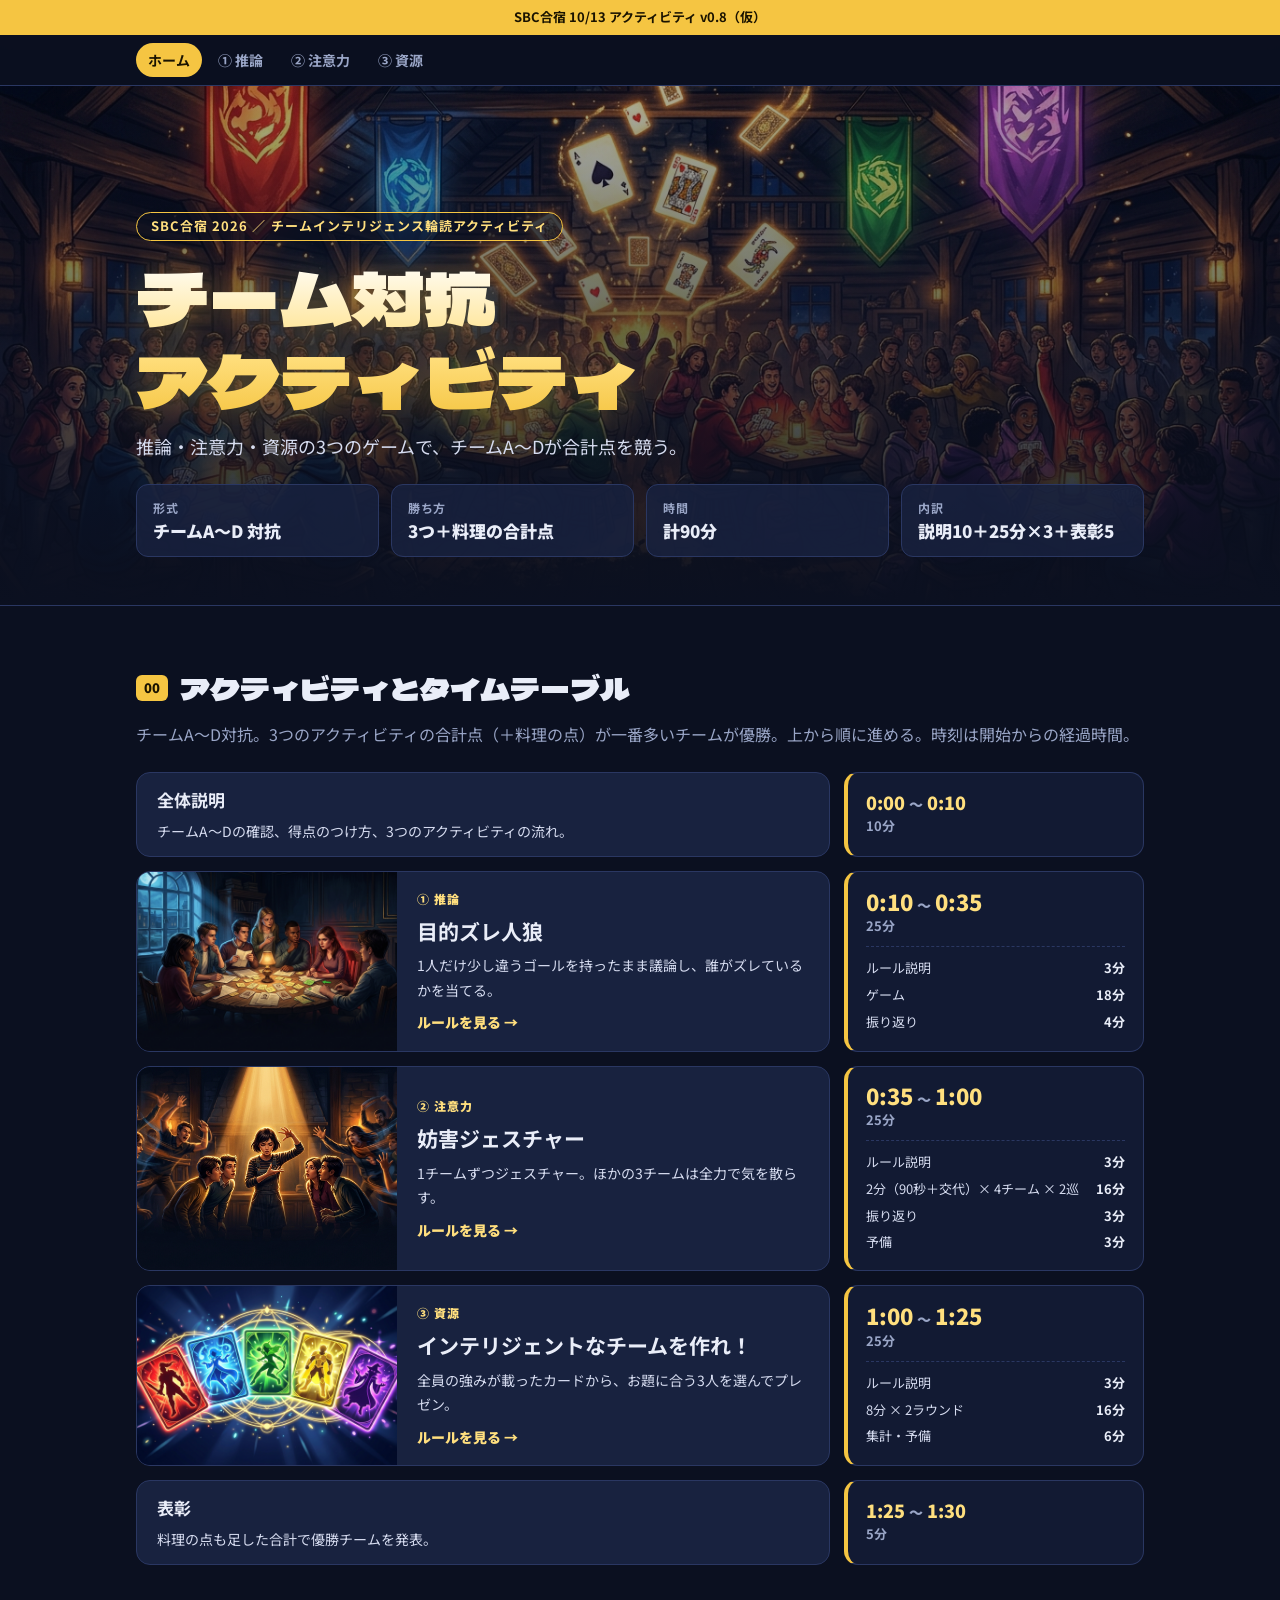
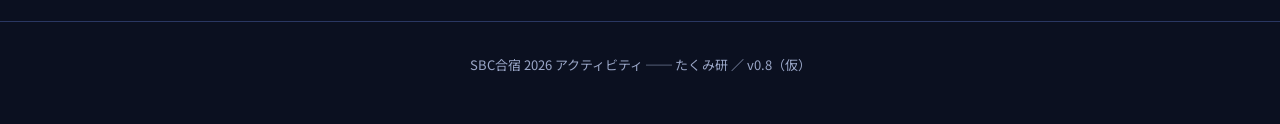
<file: site/index.html>
<!doctype html>
<html lang="ja">
<head>
<meta charset="utf-8">
<meta name="viewport" content="width=device-width, initial-scale=1">
<title>SBC合宿 アクティビティ</title>
<meta name="description" content="SBC合宿 2026 チームインテリジェンス輪読アクティビティ">
<link rel="preconnect" href="https://fonts.googleapis.com">
<link rel="preconnect" href="https://fonts.gstatic.com" crossorigin>
<link href="https://fonts.googleapis.com/css2?family=Dela+Gothic+One&family=Noto+Sans+JP:wght@400;500;700;900&display=swap" rel="stylesheet">
<link rel="stylesheet" href="style.css">
</head>
<body>

<div class="draft-banner">SBC合宿 10/13 アクティビティ v0.8（仮）</div>
<nav class="nav"><div class="wrap"><a href="index.html" class="on">ホーム</a><a href="jinro.html">① 推論</a><a href="gesture.html">② 注意力</a><a href="cards.html">③ 資源</a></div></nav>

<header class="hero">
  <img src="images/home.jpg" alt="">
  <div class="wrap">
    <span class="eyebrow">SBC合宿 2026 ／ チームインテリジェンス輪読アクティビティ</span>
    <h1>チーム対抗<br>アクティビティ</h1>
    <p class="lead">推論・注意力・資源の3つのゲームで、チームA〜Dが合計点を競う。</p>
    <div class="facts"><div class="fact"><div class="k">形式</div><div class="v">チームA〜D 対抗</div></div><div class="fact"><div class="k">勝ち方</div><div class="v">3つ＋料理の合計点</div></div><div class="fact"><div class="k">時間</div><div class="v">計90分</div></div><div class="fact"><div class="k">内訳</div><div class="v">説明10＋25分×3＋表彰5</div></div></div>
  </div>
</header>

<main>
<section id="timetable">
  <div class="wrap">
    <h2><span class="num">00</span>アクティビティとタイムテーブル</h2>
    <p class="sub">チームA〜D対抗。3つのアクティビティの合計点（＋料理の点）が一番多いチームが優勝。上から順に進める。時刻は開始からの経過時間。</p>
    <div class="tt">
      <div class="tt-row mini"><div class="tt-act"><div class="body"><h3>全体説明</h3><p>チームA〜Dの確認、得点のつけ方、3つのアクティビティの流れ。</p></div></div><div class="tt-time"><div class="clock">0:00<small>〜</small>0:10</div><div class="dur">10分</div></div></div>
      <div class="tt-row">
        <a class="tt-act" href="jinro.html"><img src="images/jinro.jpg" alt=""><div class="body"><span class="no">① 推論</span><h3>目的ズレ人狼</h3><p>1人だけ少し違うゴールを持ったまま議論し、誰がズレているかを当てる。</p><span class="go">ルールを見る →</span></div></a>
        <div class="tt-time"><div class="clock">0:10<small>〜</small>0:35</div><div class="dur">25分</div><ul><li><span>ルール説明</span><b>3分</b></li><li><span>ゲーム</span><b>18分</b></li><li><span>振り返り</span><b>4分</b></li></ul></div>
      </div>
      <div class="tt-row">
        <a class="tt-act" href="gesture.html"><img src="images/gesture.jpg" alt=""><div class="body"><span class="no">② 注意力</span><h3>妨害ジェスチャー</h3><p>1チームずつジェスチャー。ほかの3チームは全力で気を散らす。</p><span class="go">ルールを見る →</span></div></a>
        <div class="tt-time"><div class="clock">0:35<small>〜</small>1:00</div><div class="dur">25分</div><ul><li><span>ルール説明</span><b>3分</b></li><li><span>2分（90秒＋交代）× 4チーム × 2巡</span><b>16分</b></li><li><span>振り返り</span><b>3分</b></li><li><span>予備</span><b>3分</b></li></ul></div>
      </div>
      <div class="tt-row">
        <a class="tt-act" href="cards.html"><img src="images/hero.jpg" alt=""><div class="body"><span class="no">③ 資源</span><h3>インテリジェントなチームを作れ！</h3><p>全員の強みが載ったカードから、お題に合う3人を選んでプレゼン。</p><span class="go">ルールを見る →</span></div></a>
        <div class="tt-time"><div class="clock">1:00<small>〜</small>1:25</div><div class="dur">25分</div><ul><li><span>ルール説明</span><b>3分</b></li><li><span>8分 × 2ラウンド</span><b>16分</b></li><li><span>集計・予備</span><b>6分</b></li></ul></div>
      </div>
      <div class="tt-row mini"><div class="tt-act"><div class="body"><h3>表彰</h3><p>料理の点も足した合計で優勝チームを発表。</p></div></div><div class="tt-time"><div class="clock">1:25<small>〜</small>1:30</div><div class="dur">5分</div></div></div>
    </div>
  </div>
</section>


</main>

<footer>SBC合宿 2026 アクティビティ ── たくみ研 ／ v0.8（仮）</footer>
</body>
</html>
</file>
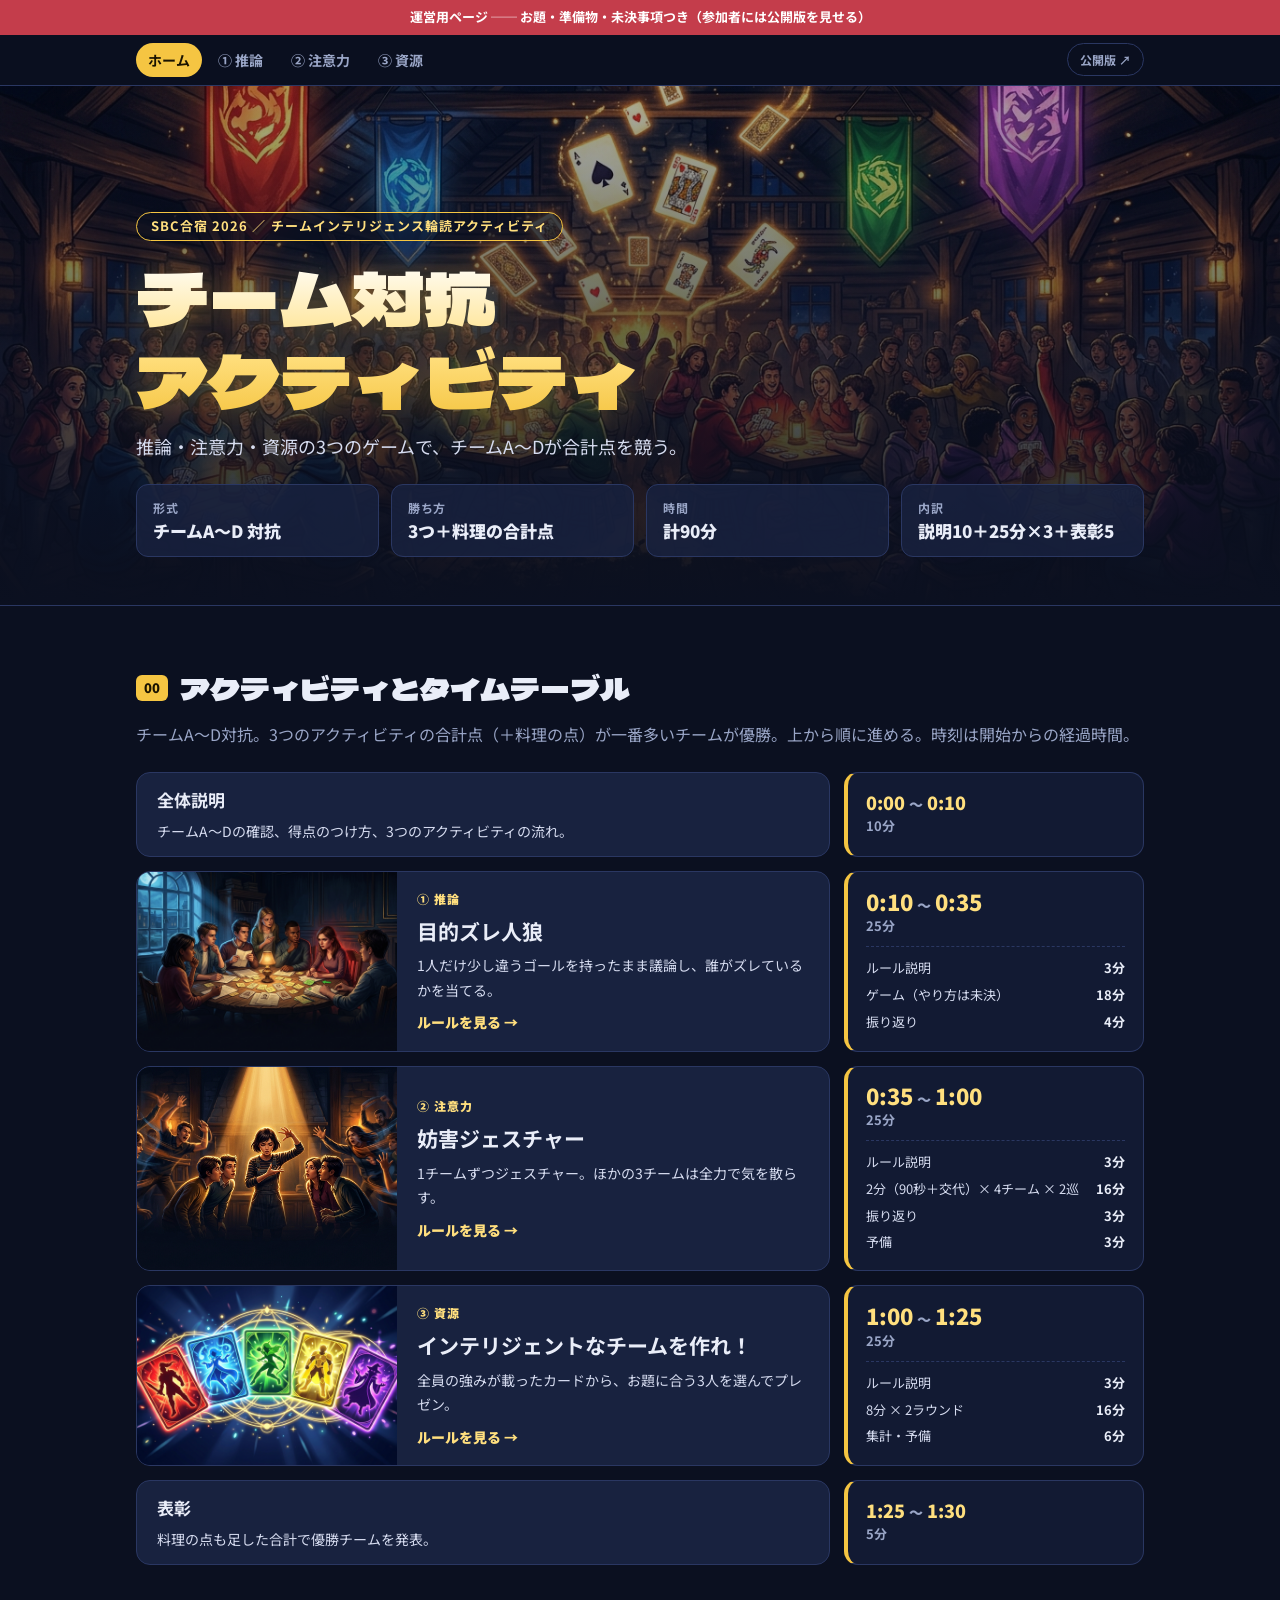
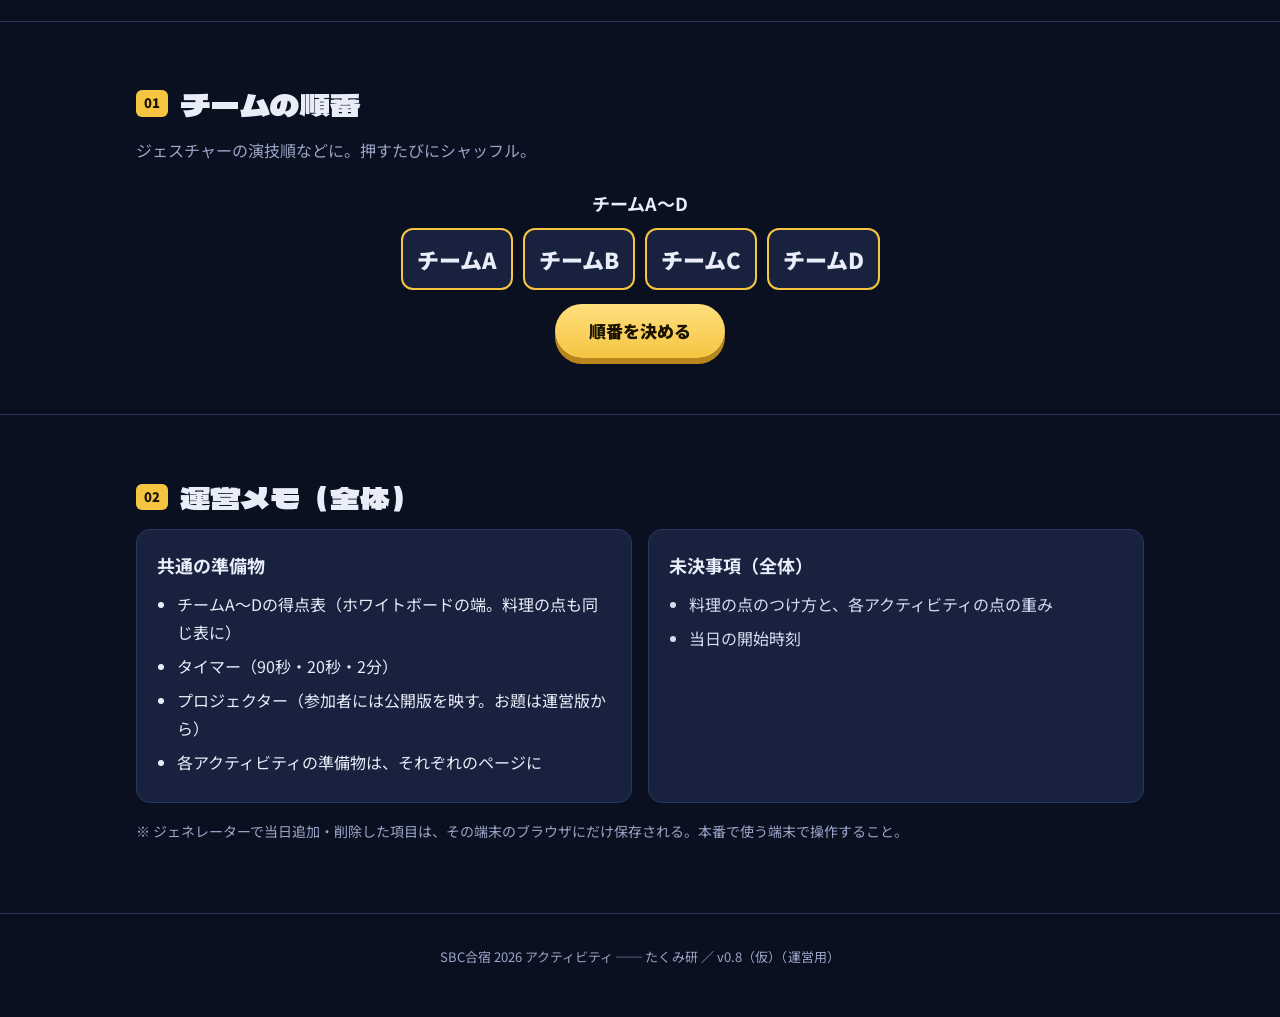
<file: site/staff/index.html>
<!doctype html>
<html lang="ja">
<head>
<meta charset="utf-8">
<meta name="viewport" content="width=device-width, initial-scale=1">
<title>【運営】SBC合宿 アクティビティ</title>
<meta name="description" content="SBC合宿 2026 チームインテリジェンス輪読アクティビティ">
<meta name="robots" content="noindex">
<link rel="preconnect" href="https://fonts.googleapis.com">
<link rel="preconnect" href="https://fonts.gstatic.com" crossorigin>
<link href="https://fonts.googleapis.com/css2?family=Dela+Gothic+One&family=Noto+Sans+JP:wght@400;500;700;900&display=swap" rel="stylesheet">
<link rel="stylesheet" href="../style.css">
</head>
<body>

<div class="draft-banner staff-banner">運営用ページ ── お題・準備物・未決事項つき（参加者には公開版を見せる）</div>
<nav class="nav"><div class="wrap"><a href="index.html" class="on">ホーム</a><a href="jinro.html">① 推論</a><a href="gesture.html">② 注意力</a><a href="cards.html">③ 資源</a><a class="pub" href="../index.html">公開版 ↗</a></div></nav>

<header class="hero">
  <img src="../images/home.jpg" alt="">
  <div class="wrap">
    <span class="eyebrow">SBC合宿 2026 ／ チームインテリジェンス輪読アクティビティ</span>
    <h1>チーム対抗<br>アクティビティ</h1>
    <p class="lead">推論・注意力・資源の3つのゲームで、チームA〜Dが合計点を競う。</p>
    <div class="facts"><div class="fact"><div class="k">形式</div><div class="v">チームA〜D 対抗</div></div><div class="fact"><div class="k">勝ち方</div><div class="v">3つ＋料理の合計点</div></div><div class="fact"><div class="k">時間</div><div class="v">計90分</div></div><div class="fact"><div class="k">内訳</div><div class="v">説明10＋25分×3＋表彰5</div></div></div>
  </div>
</header>

<main>
<section id="timetable">
  <div class="wrap">
    <h2><span class="num">00</span>アクティビティとタイムテーブル</h2>
    <p class="sub">チームA〜D対抗。3つのアクティビティの合計点（＋料理の点）が一番多いチームが優勝。上から順に進める。時刻は開始からの経過時間。</p>
    <div class="tt">
      <div class="tt-row mini"><div class="tt-act"><div class="body"><h3>全体説明</h3><p>チームA〜Dの確認、得点のつけ方、3つのアクティビティの流れ。</p></div></div><div class="tt-time"><div class="clock">0:00<small>〜</small>0:10</div><div class="dur">10分</div></div></div>
      <div class="tt-row">
        <a class="tt-act" href="jinro.html"><img src="../images/jinro.jpg" alt=""><div class="body"><span class="no">① 推論</span><h3>目的ズレ人狼</h3><p>1人だけ少し違うゴールを持ったまま議論し、誰がズレているかを当てる。</p><span class="go">ルールを見る →</span></div></a>
        <div class="tt-time"><div class="clock">0:10<small>〜</small>0:35</div><div class="dur">25分</div><ul><li><span>ルール説明</span><b>3分</b></li><li><span>ゲーム（やり方は未決）</span><b>18分</b></li><li><span>振り返り</span><b>4分</b></li></ul></div>
      </div>
      <div class="tt-row">
        <a class="tt-act" href="gesture.html"><img src="../images/gesture.jpg" alt=""><div class="body"><span class="no">② 注意力</span><h3>妨害ジェスチャー</h3><p>1チームずつジェスチャー。ほかの3チームは全力で気を散らす。</p><span class="go">ルールを見る →</span></div></a>
        <div class="tt-time"><div class="clock">0:35<small>〜</small>1:00</div><div class="dur">25分</div><ul><li><span>ルール説明</span><b>3分</b></li><li><span>2分（90秒＋交代）× 4チーム × 2巡</span><b>16分</b></li><li><span>振り返り</span><b>3分</b></li><li><span>予備</span><b>3分</b></li></ul></div>
      </div>
      <div class="tt-row">
        <a class="tt-act" href="cards.html"><img src="../images/hero.jpg" alt=""><div class="body"><span class="no">③ 資源</span><h3>インテリジェントなチームを作れ！</h3><p>全員の強みが載ったカードから、お題に合う3人を選んでプレゼン。</p><span class="go">ルールを見る →</span></div></a>
        <div class="tt-time"><div class="clock">1:00<small>〜</small>1:25</div><div class="dur">25分</div><ul><li><span>ルール説明</span><b>3分</b></li><li><span>8分 × 2ラウンド</span><b>16分</b></li><li><span>集計・予備</span><b>6分</b></li></ul></div>
      </div>
      <div class="tt-row mini"><div class="tt-act"><div class="body"><h3>表彰</h3><p>料理の点も足した合計で優勝チームを発表。</p></div></div><div class="tt-time"><div class="clock">1:25<small>〜</small>1:30</div><div class="dur">5分</div></div></div>
    </div>
  </div>
</section>
<section id="tools">
  <div class="wrap">
    <h2><span class="num">01</span>チームの順番</h2>
    <p class="sub">ジェスチャーの演技順などに。押すたびにシャッフル。</p>
    <div class="tools"><div><h3>チームA〜D</h3><div id="order"></div></div></div>
    
  </div>
</section>
<section id="prep">
  <div class="wrap">
    <h2><span class="num">02</span>運営メモ（全体）</h2>
    <div class="grid g2">
      <div class="panel"><h3>共通の準備物</h3><ul class="check">
        <li>チームA〜Dの得点表（ホワイトボードの端。料理の点も同じ表に）</li>
        <li>タイマー（90秒・20秒・2分）</li>
        <li>プロジェクター（参加者には公開版を映す。お題は運営版から）</li>
        <li>各アクティビティの準備物は、それぞれのページに</li>
      </ul></div>
      <div class="panel"><h3>未決事項（全体）</h3><ul class="check open">
        <li>料理の点のつけ方と、各アクティビティの点の重み</li>
        <li>当日の開始時刻</li>
      </ul></div>
    </div>
    <p class="note">※ ジェネレーターで当日追加・削除した項目は、その端末のブラウザにだけ保存される。本番で使う端末で操作すること。</p>
  </div>
</section>


</main>

<footer>SBC合宿 2026 アクティビティ ── たくみ研 ／ v0.8（仮）（運営用）</footer>
<script src="../generator.js"></script>
<script>mountShuffle(document.getElementById("order"), ["チームA","チームB","チームC","チームD"]);</script>
</body>
</html>
</file>
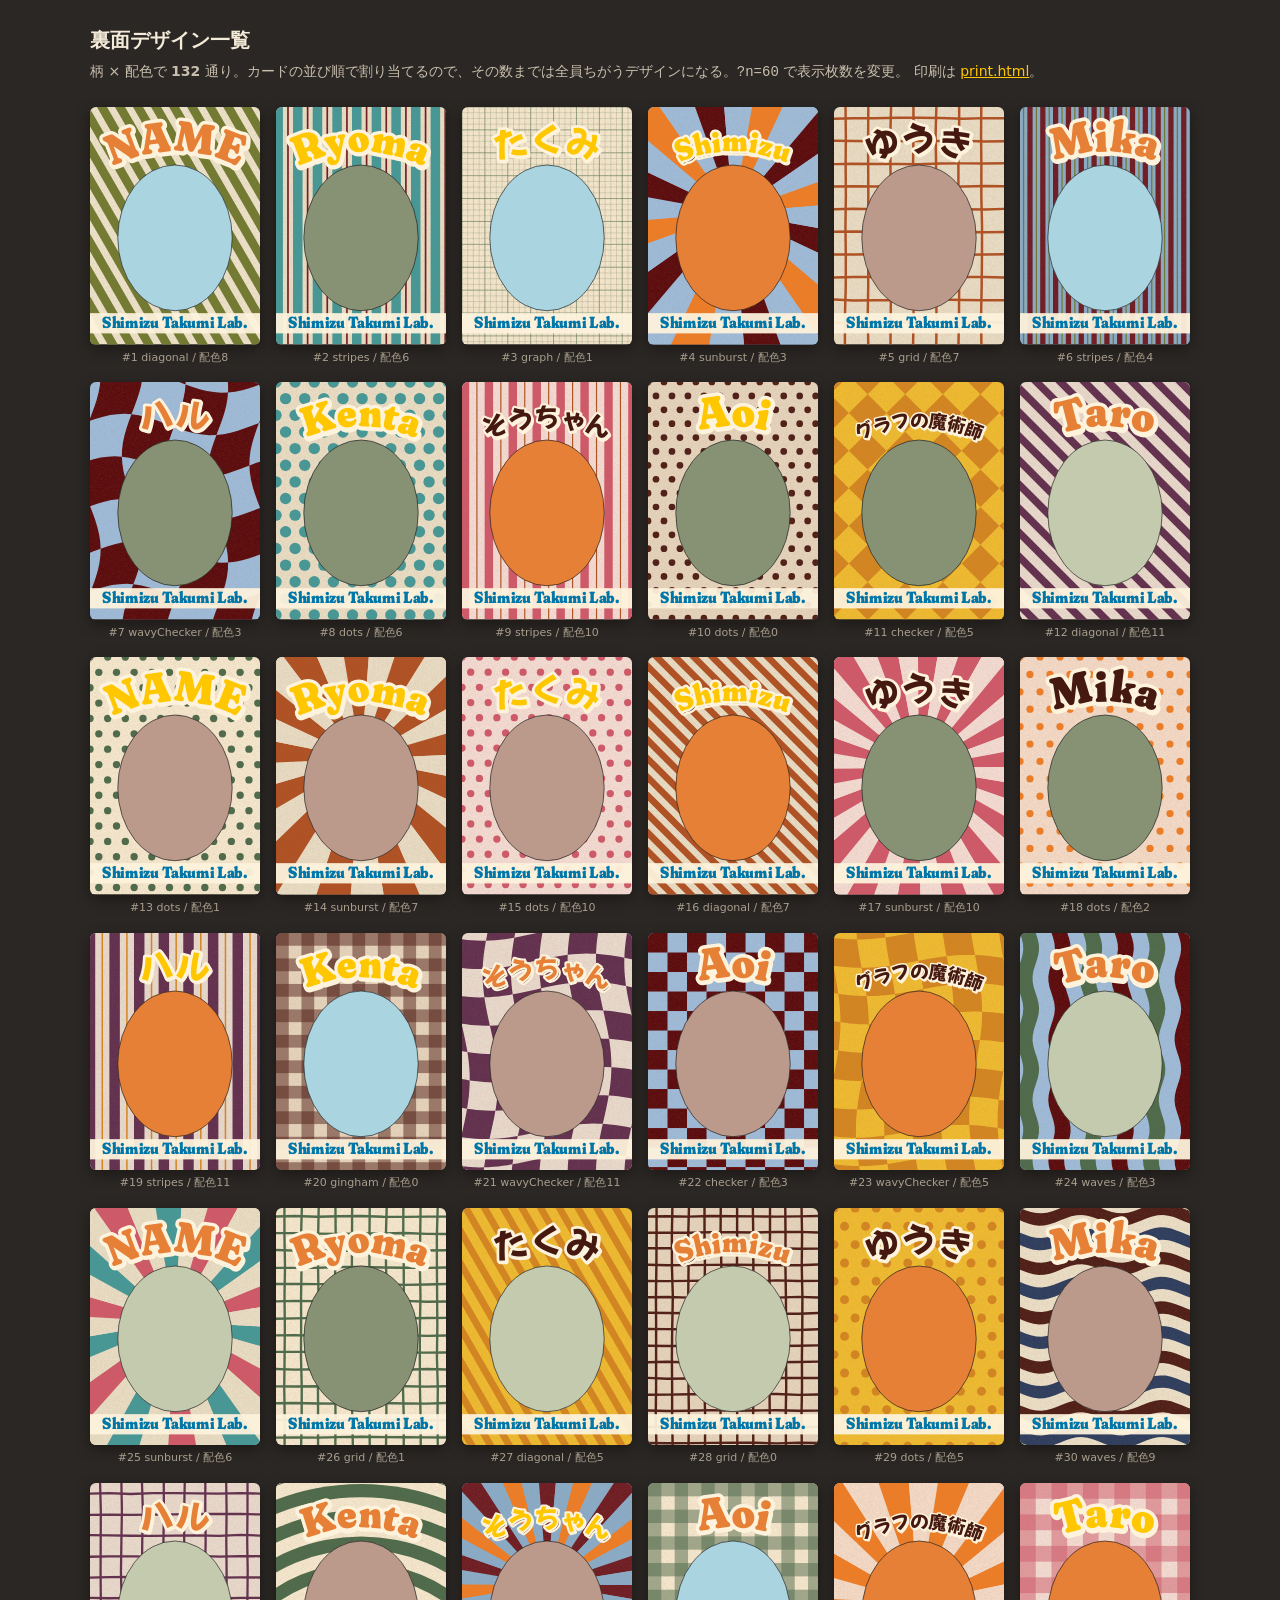
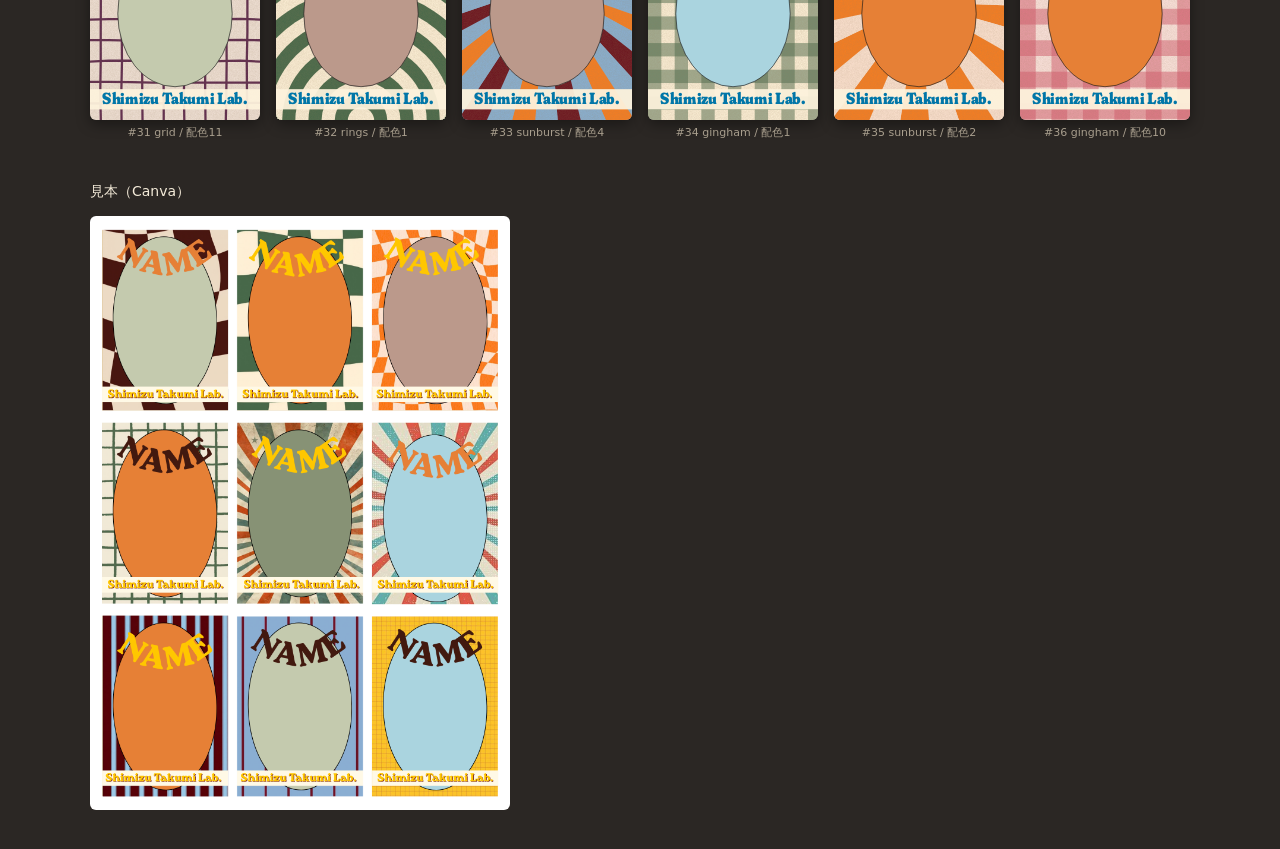
<file: site/back.html>
<!doctype html>
<html lang="ja">
<head>
<meta charset="utf-8">
<meta name="viewport" content="width=device-width, initial-scale=1">
<title>裏面デザイン一覧</title>
<link rel="preconnect" href="https://fonts.googleapis.com">
<link rel="preconnect" href="https://fonts.gstatic.com" crossorigin>
<link href="https://fonts.googleapis.com/css2?family=Fraunces:opsz,wght,SOFT@144,900,100&family=Mochiy+Pop+One&display=swap" rel="stylesheet">
<link rel="stylesheet" href="card.css">
<style>
  body{margin:0;background:#2b2724;color:#f3ead8;font:14px/1.6 system-ui,sans-serif}
  header{max-width:1100px;margin:0 auto;padding:24px 16px 8px}
  h1{font-size:20px;margin:0 0 4px}
  header p{margin:0;color:#c9bfae}
  header a{color:#ffc700}
  .grid{max-width:1100px;margin:0 auto;padding:16px;display:grid;grid-template-columns:repeat(auto-fill,minmax(150px,1fr));gap:16px}
  figure{margin:0}
  figure .back{border-radius:6px;box-shadow:0 4px 14px rgba(0,0,0,.4)}
  figcaption{font-size:11px;color:#a89e8d;margin-top:4px;text-align:center}
  .orig{max-width:1100px;margin:0 auto;padding:8px 16px 40px}
  .orig img{width:min(420px,100%);display:block;border-radius:6px}
</style>
</head>
<body>
<header>
  <h1>裏面デザイン一覧</h1>
  <p>柄 × 配色で <b id="combos"></b> 通り。カードの並び順で割り当てるので、その数までは全員ちがうデザインになる。<code>?n=60</code> で表示枚数を変更。
  印刷は <a href="print.html">print.html</a>。</p>
</header>
<div class="grid" id="grid"></div>
<div class="orig"><p>見本（Canva）</p><img src="images/back/canva-original.png" alt="Canvaで作った裏面の見本9種"></div>
<script src="card-back.js"></script>
<script>
const NAMES = ["NAME", "Ryoma", "たくみ", "Shimizu", "ゆうき", "Mika", "ハル", "Kenta", "そうちゃん", "Aoi", "グラフの魔術師", "Taro"];
const n = +(new URLSearchParams(location.search).get("n") || 36);
document.getElementById("combos").textContent = BACK_COMBOS;
document.getElementById("grid").innerHTML = Array.from({ length: n }, (_, i) => {
  const svg = renderBack({ name: NAMES[i % NAMES.length] }, i);
  const m = svg.match(/data-pattern="(\w+)" data-palette="(\d+)"/);
  return `<figure>${svg}<figcaption>#${i + 1} ${m[1]} / 配色${m[2]}</figcaption></figure>`;
}).join("");
</script>
</body>
</html>
</file>
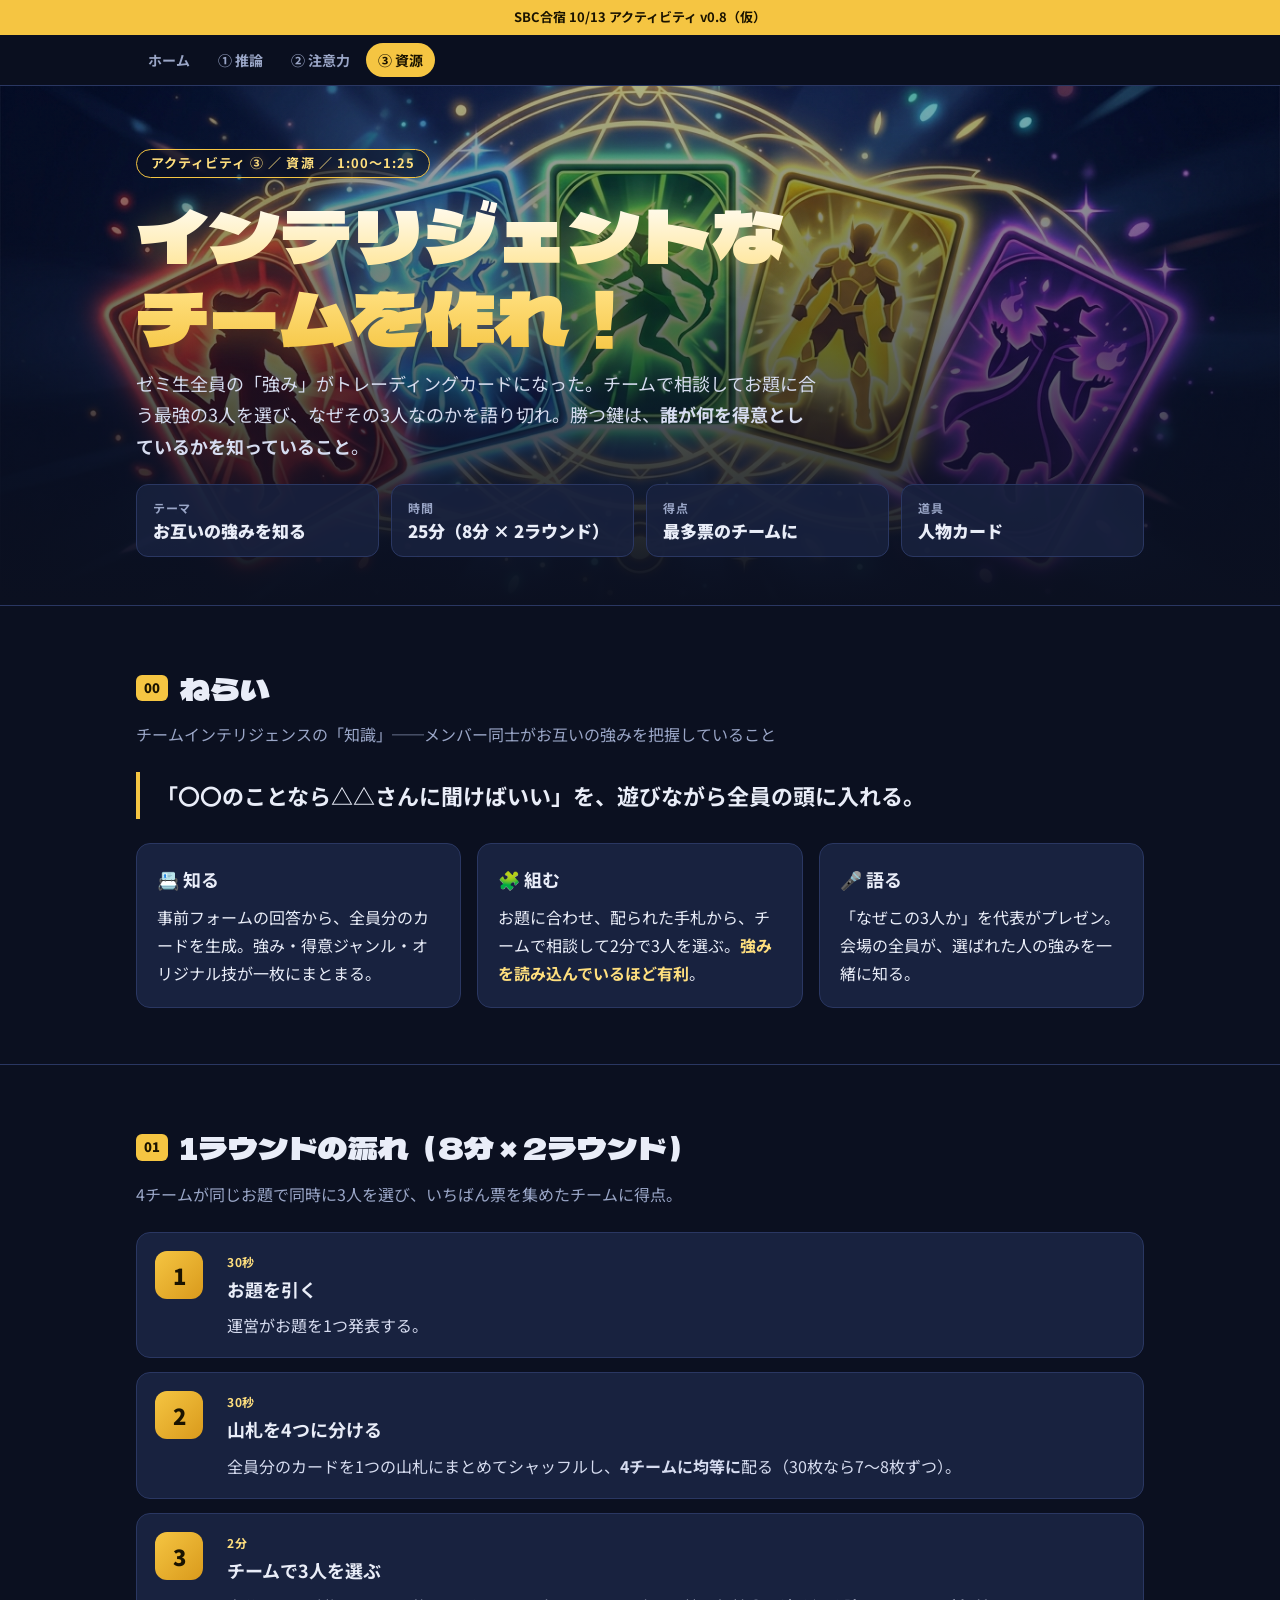
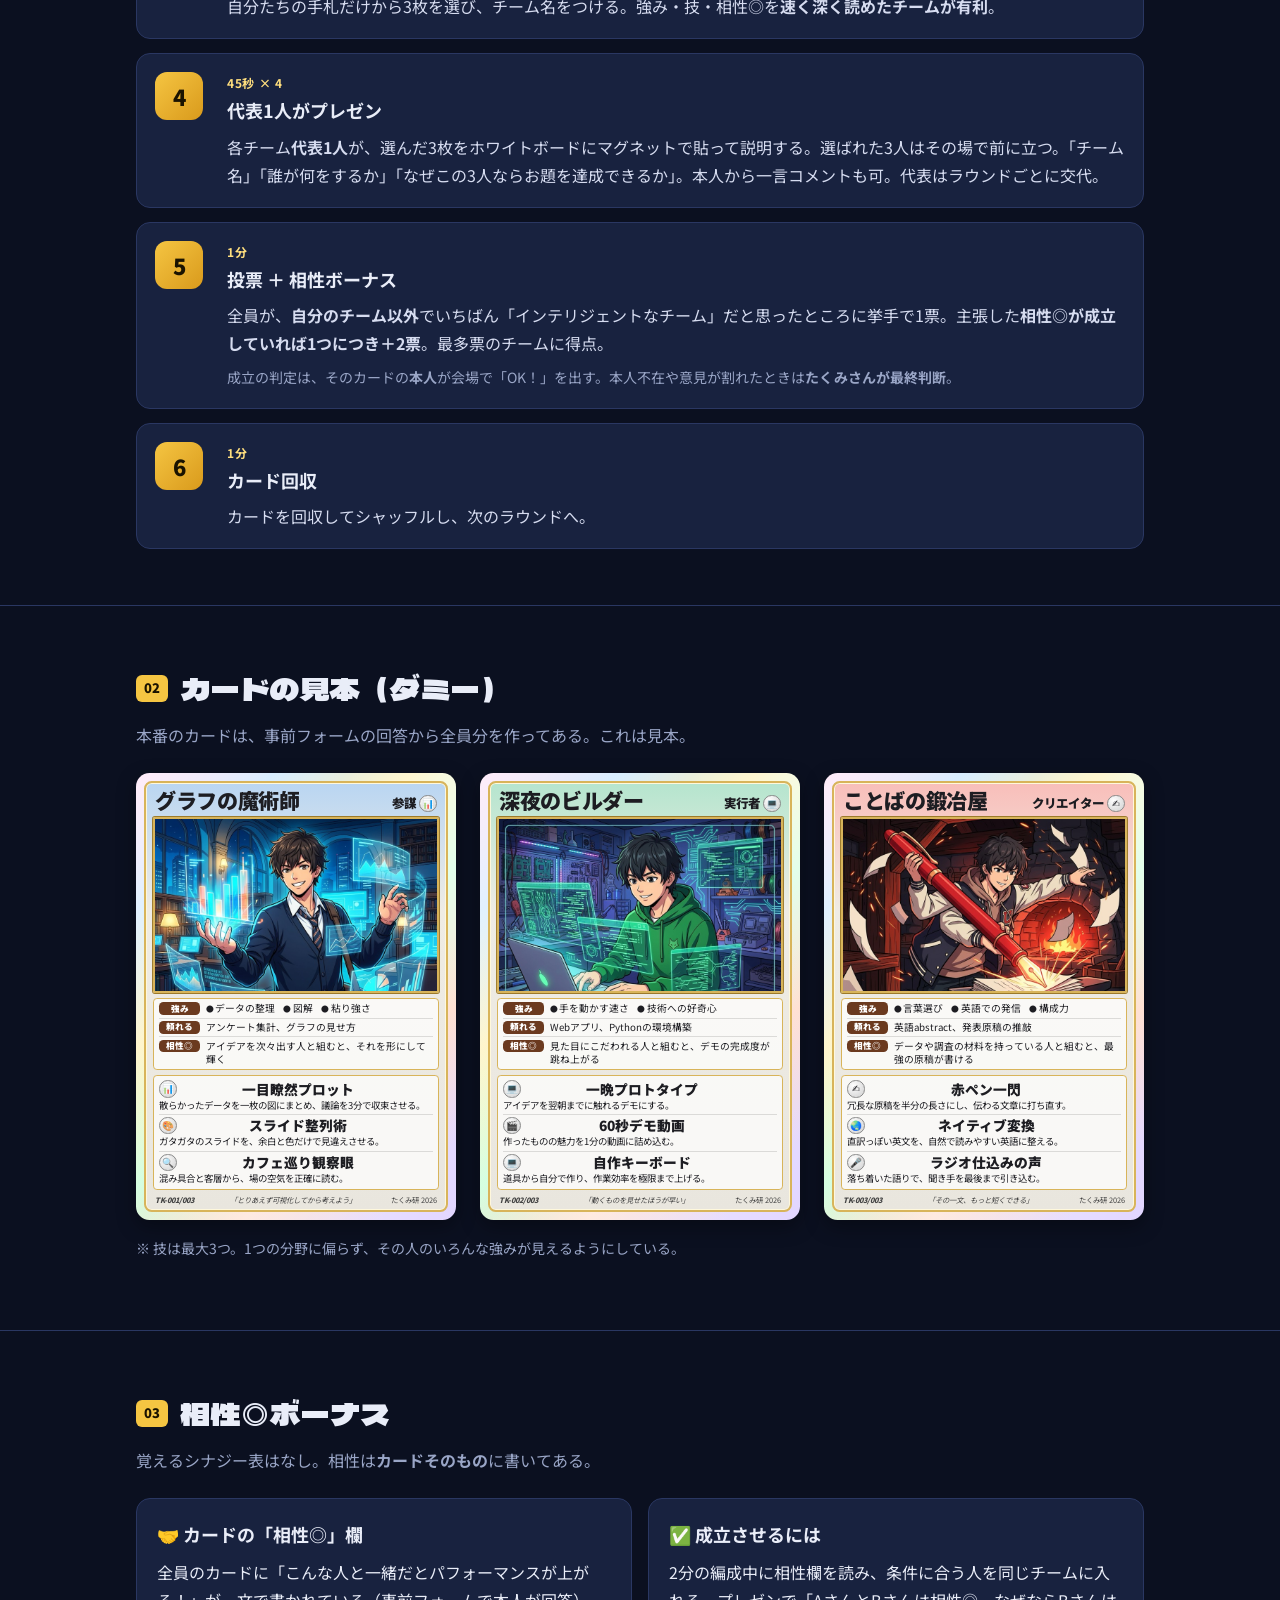
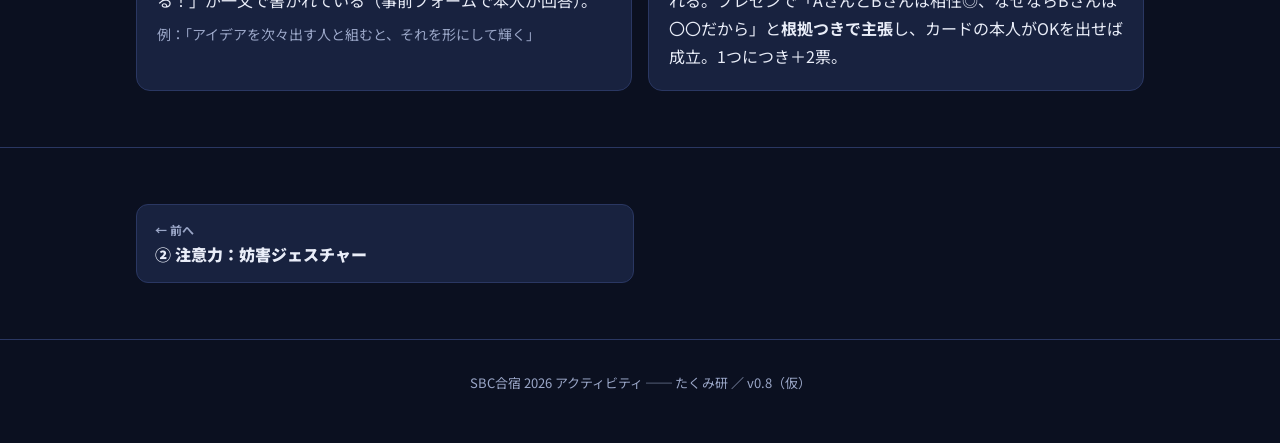
<file: site/cards.html>
<!doctype html>
<html lang="ja">
<head>
<meta charset="utf-8">
<meta name="viewport" content="width=device-width, initial-scale=1">
<title>インテリジェントなチームを作れ！</title>
<meta name="description" content="SBC合宿アクティビティ③ 資源：インテリジェントなチームを作れ！">
<link rel="preconnect" href="https://fonts.googleapis.com">
<link rel="preconnect" href="https://fonts.gstatic.com" crossorigin>
<link href="https://fonts.googleapis.com/css2?family=Dela+Gothic+One&family=Noto+Sans+JP:wght@400;500;700;900&display=swap" rel="stylesheet">
<link rel="stylesheet" href="style.css">
<link rel="stylesheet" href="card.css">
</head>
<body>

<div class="draft-banner">SBC合宿 10/13 アクティビティ v0.8（仮）</div>
<nav class="nav"><div class="wrap"><a href="index.html">ホーム</a><a href="jinro.html">① 推論</a><a href="gesture.html">② 注意力</a><a href="cards.html" class="on">③ 資源</a></div></nav>

<header class="hero">
  <img src="images/hero.jpg" alt="">
  <div class="wrap">
    <span class="eyebrow">アクティビティ ③ ／ 資源 ／ 1:00〜1:25</span>
    <h1>インテリジェントな<br>チームを作れ！</h1>
    <p class="lead">ゼミ生全員の「強み」がトレーディングカードになった。チームで相談してお題に合う最強の3人を選び、なぜその3人なのかを語り切れ。勝つ鍵は、<b>誰が何を得意としているかを知っていること</b>。</p>
    <div class="facts"><div class="fact"><div class="k">テーマ</div><div class="v">お互いの強みを知る</div></div><div class="fact"><div class="k">時間</div><div class="v">25分（8分 × 2ラウンド）</div></div><div class="fact"><div class="k">得点</div><div class="v">最多票のチームに</div></div><div class="fact"><div class="k">道具</div><div class="v">人物カード</div></div></div>
  </div>
</header>

<main>
<section id="why">
  <div class="wrap">
    <h2><span class="num">00</span>ねらい</h2>
    <p class="sub">チームインテリジェンスの「知識」──メンバー同士がお互いの強みを把握していること</p>
    <p class="big-quote">「〇〇のことなら△△さんに聞けばいい」を、遊びながら全員の頭に入れる。</p>
    <div class="concept">
      <div class="panel"><h3>📇 知る</h3><p>事前フォームの回答から、全員分のカードを生成。強み・得意ジャンル・オリジナル技が一枚にまとまる。</p></div>
      <div class="panel"><h3>🧩 組む</h3><p>お題に合わせ、配られた手札から、チームで相談して2分で3人を選ぶ。<b>強みを読み込んでいるほど有利</b>。</p></div>
      <div class="panel"><h3>🎤 語る</h3><p>「なぜこの3人か」を代表がプレゼン。会場の全員が、選ばれた人の強みを一緒に知る。</p></div>
    </div>
  </div>
</section>

<section id="match">
  <div class="wrap">
    <h2><span class="num">01</span>1ラウンドの流れ（8分 × 2ラウンド）</h2>
    <p class="sub">4チームが同じお題で同時に3人を選び、いちばん票を集めたチームに得点。</p>
    <div class="steps">
      <div class="step"><div>
        <div class="meta">30秒</div>
        <h3>お題を引く</h3>
        <p>運営がお題を1つ発表する。</p>
      </div></div>
      <div class="step"><div>
        <div class="meta">30秒</div>
        <h3>山札を4つに分ける</h3>
        <p>全員分のカードを1つの山札にまとめてシャッフルし、<b>4チームに均等に</b>配る（30枚なら7〜8枚ずつ）。</p>
      </div></div>
      <div class="step"><div>
        <div class="meta">2分</div>
        <h3>チームで3人を選ぶ</h3>
        <p>自分たちの手札だけから3枚を選び、チーム名をつける。強み・技・相性◎を<b>速く深く読めたチームが有利</b>。</p>
      </div></div>
      <div class="step"><div>
        <div class="meta">45秒 × 4</div>
        <h3>代表1人がプレゼン</h3>
        <p>各チーム<b>代表1人</b>が、選んだ3枚をホワイトボードにマグネットで貼って説明する。選ばれた3人はその場で前に立つ。「チーム名」「誰が何をするか」「なぜこの3人ならお題を達成できるか」。本人から一言コメントも可。代表はラウンドごとに交代。</p>
      </div></div>
      <div class="step"><div>
        <div class="meta">1分</div>
        <h3>投票 ＋ 相性ボーナス</h3>
        <p>全員が、<b>自分のチーム以外</b>でいちばん「インテリジェントなチーム」だと思ったところに挙手で1票。主張した<b>相性◎が成立していれば1つにつき＋2票</b>。最多票のチームに得点。</p><p class="eg">成立の判定は、そのカードの<b>本人</b>が会場で「OK！」を出す。本人不在や意見が割れたときは<b>たくみさんが最終判断</b>。</p>
      </div></div>
      <div class="step"><div>
        <div class="meta">1分</div>
        <h3>カード回収</h3>
        <p>カードを回収してシャッフルし、次のラウンドへ。</p>
      </div></div>
    </div>
  </div>
</section>

<section id="cards">
  <div class="wrap">
    <h2><span class="num">02</span>カードの見本（ダミー）</h2>
    <p class="sub">本番のカードは、事前フォームの回答から全員分を作ってある。これは見本。</p>
    <div class="cards" id="card-list"></div>
    <p class="note">※ 技は最大3つ。1つの分野に偏らず、その人のいろんな強みが見えるようにしている。</p>
  </div>
</section>

<section id="synergy">
  <div class="wrap">
    <h2><span class="num">03</span>相性◎ボーナス</h2>
    <p class="sub">覚えるシナジー表はなし。相性は<b>カードそのもの</b>に書いてある。</p>
    <div class="grid g2">
      <div class="panel">
        <h3>🤝 カードの「相性◎」欄</h3>
        <p>全員のカードに「こんな人と一緒だとパフォーマンスが上がる！」が一文で書かれている（事前フォームで本人が回答）。</p>
        <p class="eg" style="margin-top:8px;color:var(--muted);font-size:14px">例：「アイデアを次々出す人と組むと、それを形にして輝く」</p>
      </div>
      <div class="panel">
        <h3>✅ 成立させるには</h3>
        <p>2分の編成中に相性欄を読み、条件に合う人を同じチームに入れる。プレゼンで「AさんとBさんは相性◎、なぜならBさんは〇〇だから」と<b>根拠つきで主張</b>し、カードの本人がOKを出せば成立。1つにつき＋2票。</p>
      </div>
    </div>
  </div>
</section>

<section><div class="wrap"><div class="pager"><a href="gesture.html"><small>← 前へ</small>② 注意力：妨害ジェスチャー</a><span></span></div></div></section>
</main>

<footer>SBC合宿 2026 アクティビティ ── たくみ研 ／ v0.8（仮）</footer>
<script src="card.js"></script>
<script src="sample-cards.js"></script>
<script>document.getElementById("card-list").innerHTML = SAMPLE_CARDS.map(c => renderCard({...c, art: c.art && "" + c.art}, SAMPLE_CARDS.length)).join("");</script>
</body>
</html>
</file>
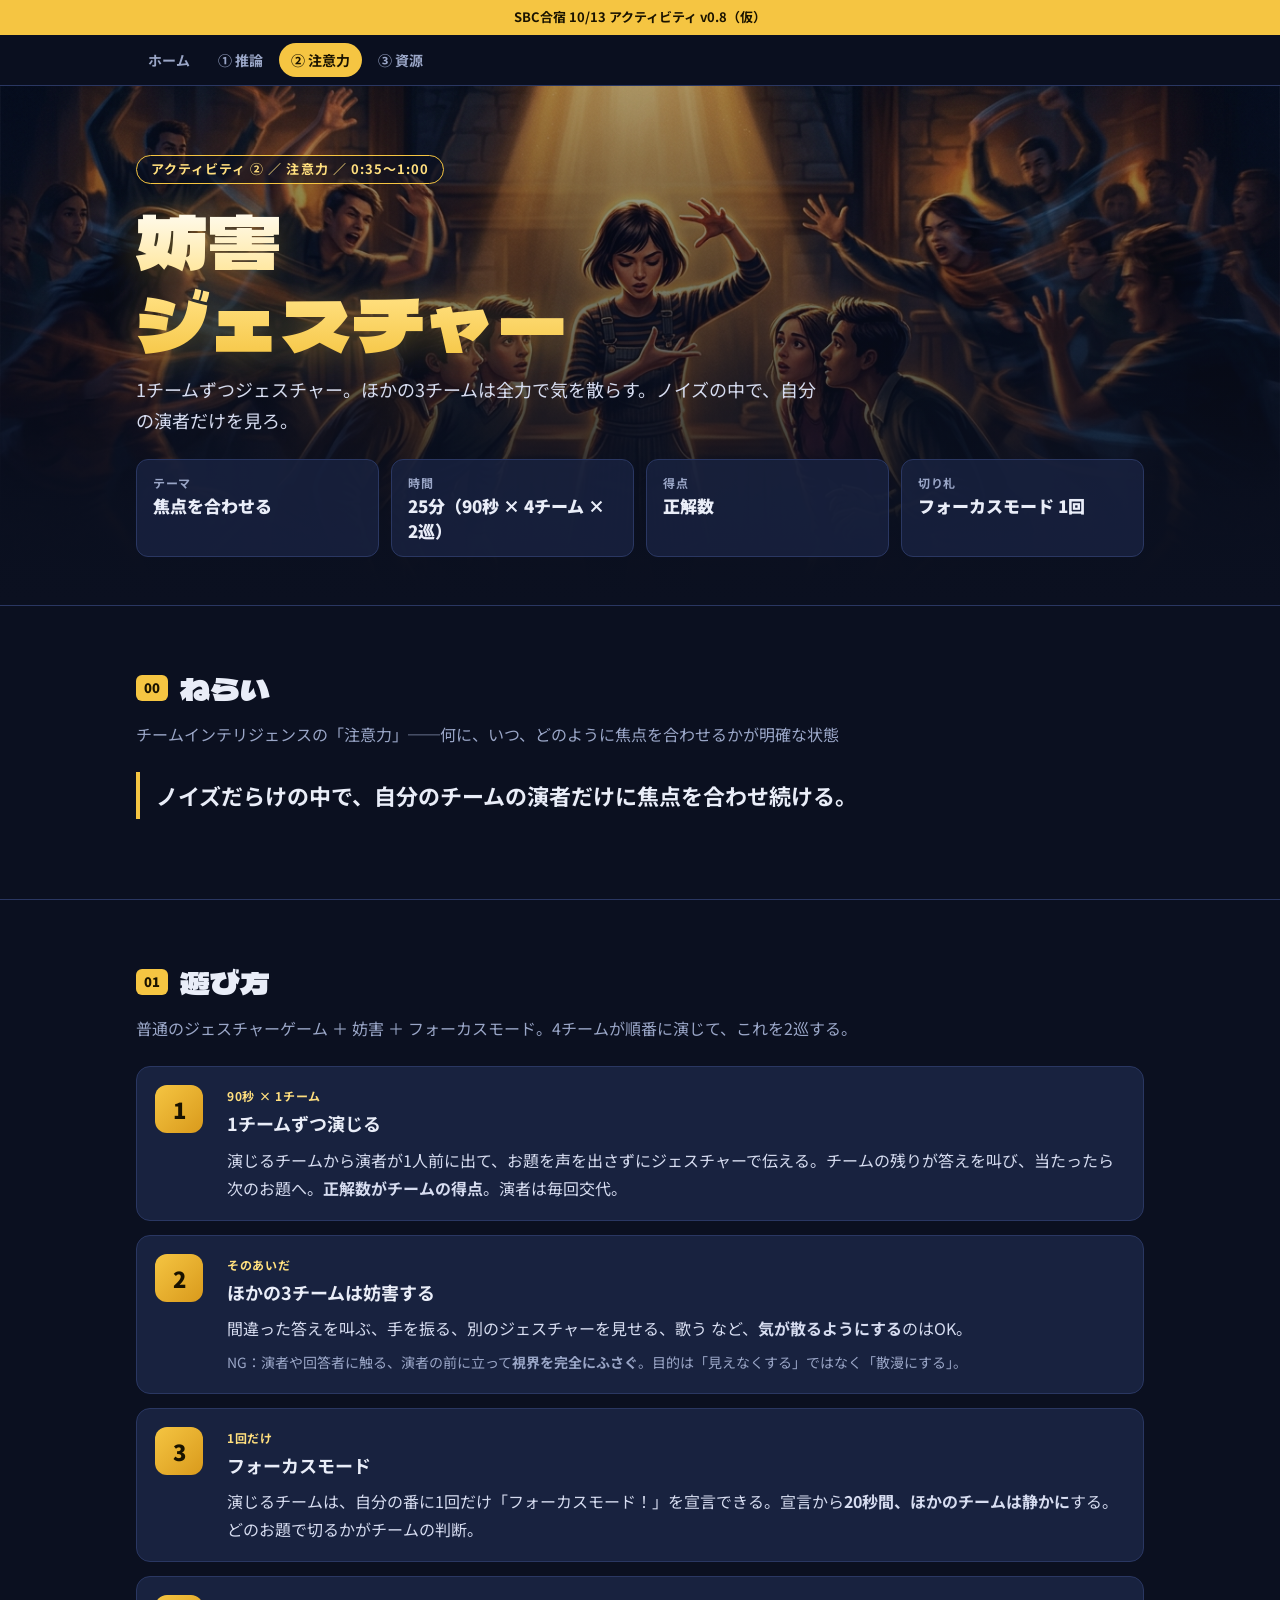
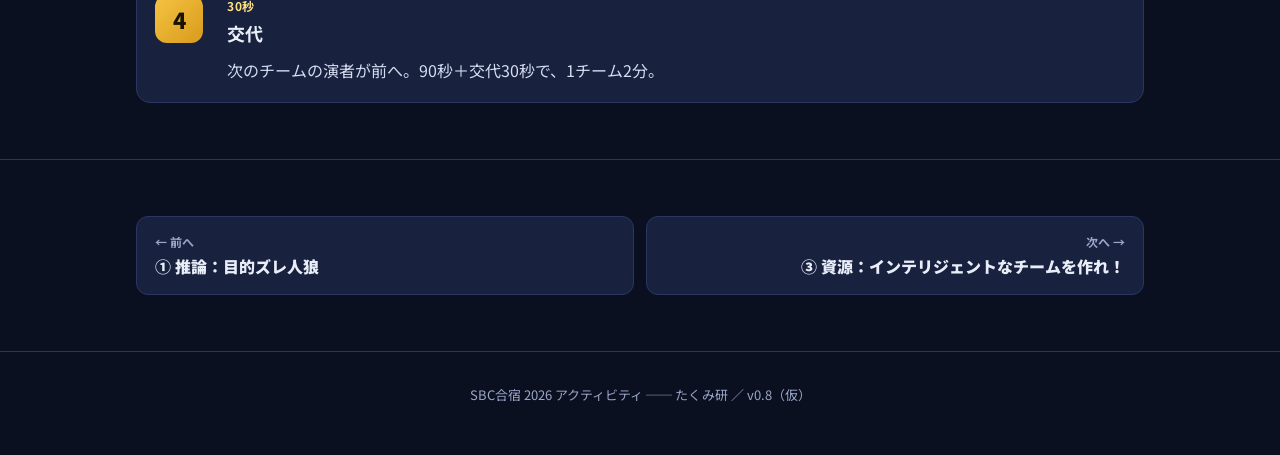
<file: site/gesture.html>
<!doctype html>
<html lang="ja">
<head>
<meta charset="utf-8">
<meta name="viewport" content="width=device-width, initial-scale=1">
<title>妨害ジェスチャー</title>
<meta name="description" content="SBC合宿アクティビティ② 注意力：妨害ジェスチャー">
<link rel="preconnect" href="https://fonts.googleapis.com">
<link rel="preconnect" href="https://fonts.gstatic.com" crossorigin>
<link href="https://fonts.googleapis.com/css2?family=Dela+Gothic+One&family=Noto+Sans+JP:wght@400;500;700;900&display=swap" rel="stylesheet">
<link rel="stylesheet" href="style.css">
</head>
<body>

<div class="draft-banner">SBC合宿 10/13 アクティビティ v0.8（仮）</div>
<nav class="nav"><div class="wrap"><a href="index.html">ホーム</a><a href="jinro.html">① 推論</a><a href="gesture.html" class="on">② 注意力</a><a href="cards.html">③ 資源</a></div></nav>

<header class="hero">
  <img src="images/gesture.jpg" alt="">
  <div class="wrap">
    <span class="eyebrow">アクティビティ ② ／ 注意力 ／ 0:35〜1:00</span>
    <h1>妨害<br>ジェスチャー</h1>
    <p class="lead">1チームずつジェスチャー。ほかの3チームは全力で気を散らす。ノイズの中で、自分の演者だけを見ろ。</p>
    <div class="facts"><div class="fact"><div class="k">テーマ</div><div class="v">焦点を合わせる</div></div><div class="fact"><div class="k">時間</div><div class="v">25分（90秒 × 4チーム × 2巡）</div></div><div class="fact"><div class="k">得点</div><div class="v">正解数</div></div><div class="fact"><div class="k">切り札</div><div class="v">フォーカスモード 1回</div></div></div>
  </div>
</header>

<main>
<section id="why">
  <div class="wrap">
    <h2><span class="num">00</span>ねらい</h2>
    <p class="sub">チームインテリジェンスの「注意力」──何に、いつ、どのように焦点を合わせるかが明確な状態</p>
    <p class="big-quote">ノイズだらけの中で、自分のチームの演者だけに焦点を合わせ続ける。</p>
  </div>
</section>

<section id="howto">
  <div class="wrap">
    <h2><span class="num">01</span>遊び方</h2>
    <p class="sub">普通のジェスチャーゲーム ＋ 妨害 ＋ フォーカスモード。4チームが順番に演じて、これを2巡する。</p>
    <div class="steps">
      <div class="step"><div>
        <div class="meta">90秒 × 1チーム</div>
        <h3>1チームずつ演じる</h3>
        <p>演じるチームから演者が1人前に出て、お題を声を出さずにジェスチャーで伝える。チームの残りが答えを叫び、当たったら次のお題へ。<b>正解数がチームの得点</b>。演者は毎回交代。</p>
      </div></div>
      <div class="step"><div>
        <div class="meta">そのあいだ</div>
        <h3>ほかの3チームは妨害する</h3>
        <p>間違った答えを叫ぶ、手を振る、別のジェスチャーを見せる、歌う など、<b>気が散るようにする</b>のはOK。</p><p class="eg">NG：演者や回答者に触る、演者の前に立って<b>視界を完全にふさぐ</b>。目的は「見えなくする」ではなく「散漫にする」。</p>
      </div></div>
      <div class="step"><div>
        <div class="meta">1回だけ</div>
        <h3>フォーカスモード</h3>
        <p>演じるチームは、自分の番に1回だけ「フォーカスモード！」を宣言できる。宣言から<b>20秒間、ほかのチームは静かに</b>する。どのお題で切るかがチームの判断。</p>
      </div></div>
      <div class="step"><div>
        <div class="meta">30秒</div>
        <h3>交代</h3>
        <p>次のチームの演者が前へ。90秒＋交代30秒で、1チーム2分。</p>
      </div></div>
    </div>
  </div>
</section>

<section><div class="wrap"><div class="pager"><a href="jinro.html"><small>← 前へ</small>① 推論：目的ズレ人狼</a><a class="next" href="cards.html"><small>次へ →</small>③ 資源：インテリジェントなチームを作れ！</a></div></div></section>
</main>

<footer>SBC合宿 2026 アクティビティ ── たくみ研 ／ v0.8（仮）</footer>
</body>
</html>
</file>
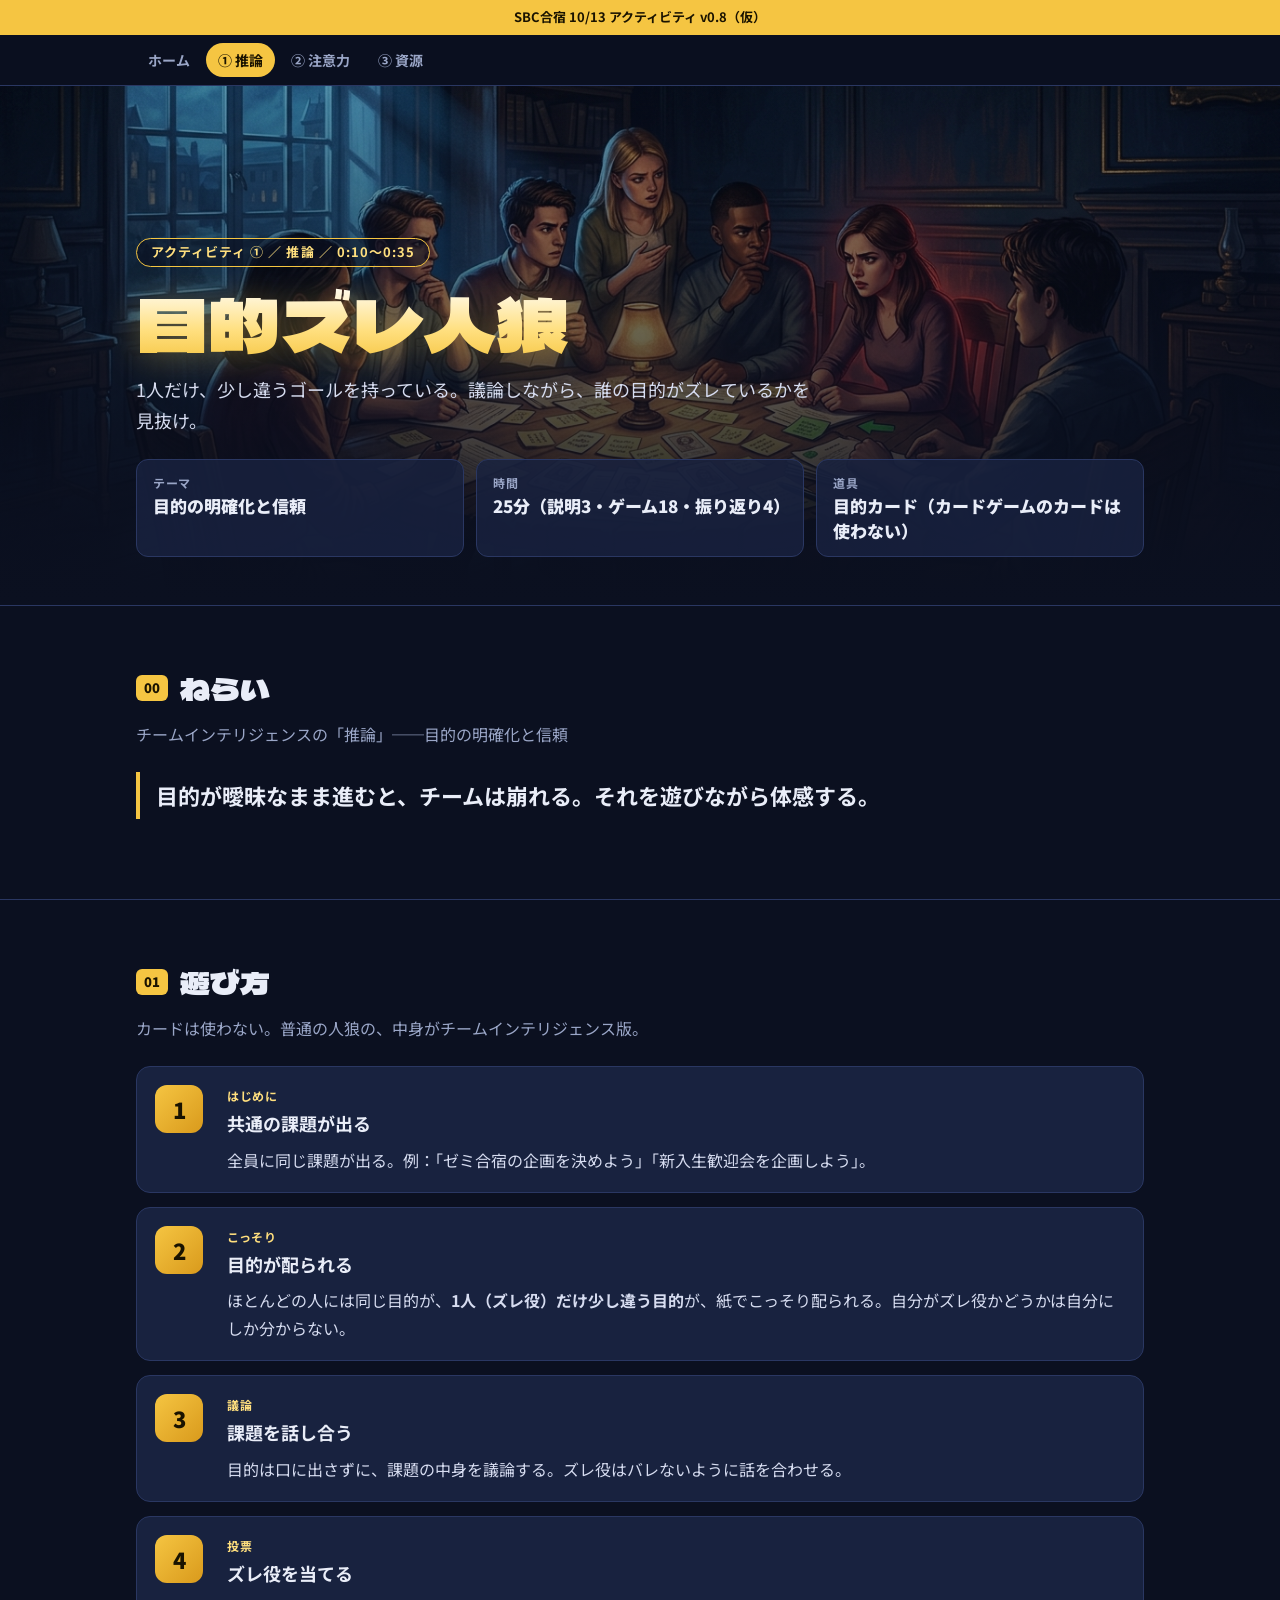
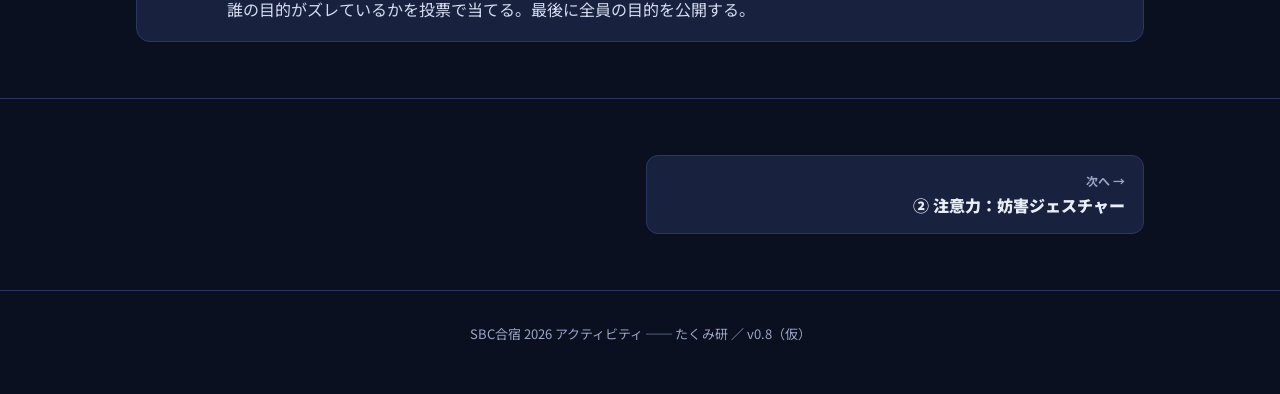
<file: site/jinro.html>
<!doctype html>
<html lang="ja">
<head>
<meta charset="utf-8">
<meta name="viewport" content="width=device-width, initial-scale=1">
<title>目的ズレ人狼</title>
<meta name="description" content="SBC合宿アクティビティ① 推論：目的ズレ人狼">
<link rel="preconnect" href="https://fonts.googleapis.com">
<link rel="preconnect" href="https://fonts.gstatic.com" crossorigin>
<link href="https://fonts.googleapis.com/css2?family=Dela+Gothic+One&family=Noto+Sans+JP:wght@400;500;700;900&display=swap" rel="stylesheet">
<link rel="stylesheet" href="style.css">
</head>
<body>

<div class="draft-banner">SBC合宿 10/13 アクティビティ v0.8（仮）</div>
<nav class="nav"><div class="wrap"><a href="index.html">ホーム</a><a href="jinro.html" class="on">① 推論</a><a href="gesture.html">② 注意力</a><a href="cards.html">③ 資源</a></div></nav>

<header class="hero">
  <img src="images/jinro.jpg" alt="">
  <div class="wrap">
    <span class="eyebrow">アクティビティ ① ／ 推論 ／ 0:10〜0:35</span>
    <h1>目的ズレ人狼</h1>
    <p class="lead">1人だけ、少し違うゴールを持っている。議論しながら、誰の目的がズレているかを見抜け。</p>
    <div class="facts"><div class="fact"><div class="k">テーマ</div><div class="v">目的の明確化と信頼</div></div><div class="fact"><div class="k">時間</div><div class="v">25分（説明3・ゲーム18・振り返り4）</div></div><div class="fact"><div class="k">道具</div><div class="v">目的カード（カードゲームのカードは使わない）</div></div></div>
  </div>
</header>

<main>
<section id="why">
  <div class="wrap">
    <h2><span class="num">00</span>ねらい</h2>
    <p class="sub">チームインテリジェンスの「推論」──目的の明確化と信頼</p>
    <p class="big-quote">目的が曖昧なまま進むと、チームは崩れる。それを遊びながら体感する。</p>
  </div>
</section>

<section id="howto">
  <div class="wrap">
    <h2><span class="num">01</span>遊び方</h2>
    <p class="sub">カードは使わない。普通の人狼の、中身がチームインテリジェンス版。</p>
    <div class="steps">
      <div class="step"><div>
        <div class="meta">はじめに</div>
        <h3>共通の課題が出る</h3>
        <p>全員に同じ課題が出る。例：「ゼミ合宿の企画を決めよう」「新入生歓迎会を企画しよう」。</p>
      </div></div>
      <div class="step"><div>
        <div class="meta">こっそり</div>
        <h3>目的が配られる</h3>
        <p>ほとんどの人には同じ目的が、<b>1人（ズレ役）だけ少し違う目的</b>が、紙でこっそり配られる。自分がズレ役かどうかは自分にしか分からない。</p>
      </div></div>
      <div class="step"><div>
        <div class="meta">議論</div>
        <h3>課題を話し合う</h3>
        <p>目的は口に出さずに、課題の中身を議論する。ズレ役はバレないように話を合わせる。</p>
      </div></div>
      <div class="step"><div>
        <div class="meta">投票</div>
        <h3>ズレ役を当てる</h3>
        <p>誰の目的がズレているかを投票で当てる。最後に全員の目的を公開する。</p>
      </div></div>
    </div>
  </div>
</section>

<section><div class="wrap"><div class="pager"><span></span><a class="next" href="gesture.html"><small>次へ →</small>② 注意力：妨害ジェスチャー</a></div></div></section>
</main>

<footer>SBC合宿 2026 アクティビティ ── たくみ研 ／ v0.8（仮）</footer>
</body>
</html>
</file>
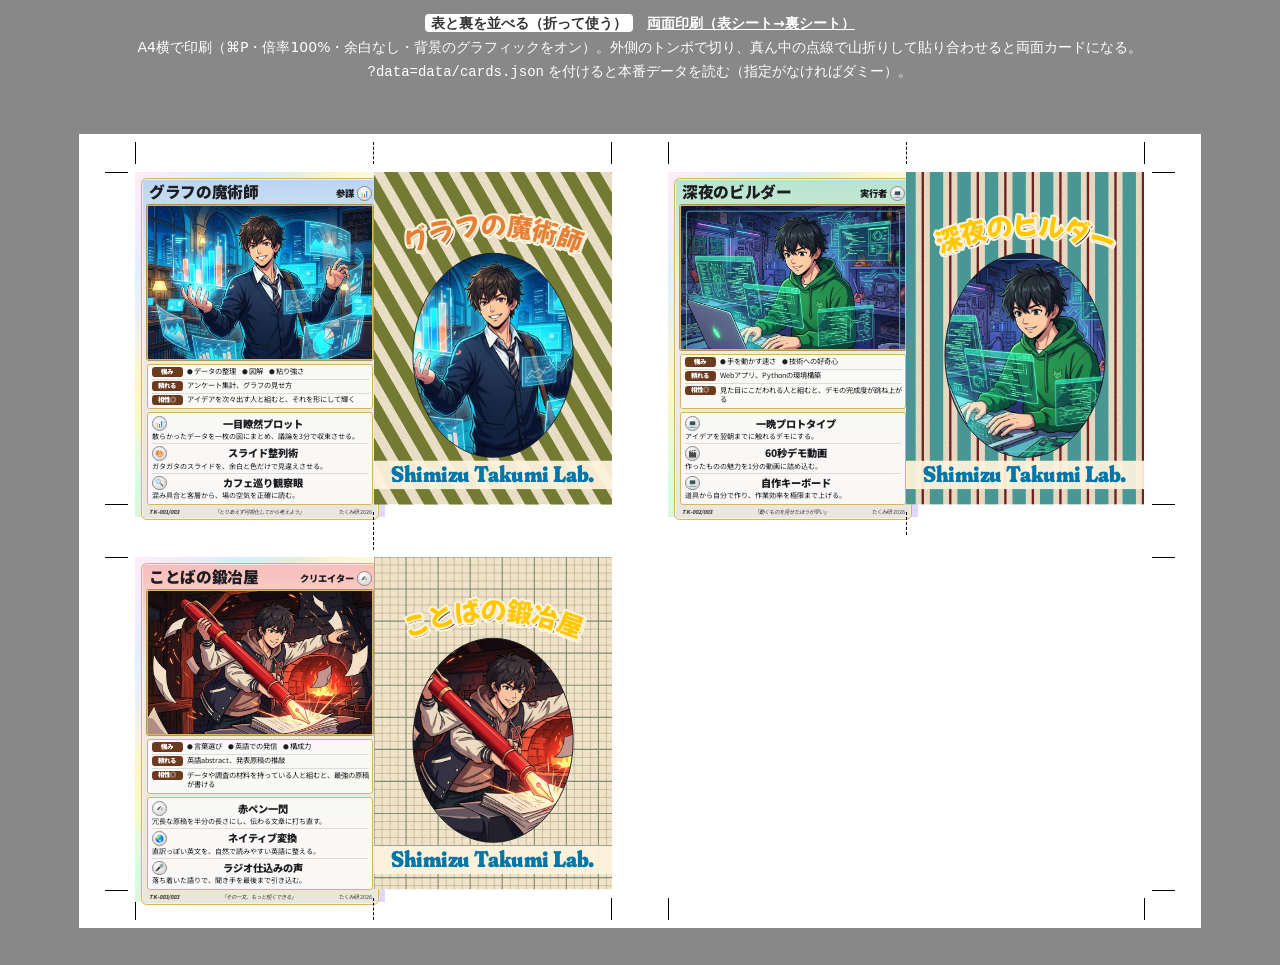
<file: site/print.html>
<!doctype html>
<html lang="ja">
<head>
<meta charset="utf-8">
<meta name="viewport" content="width=device-width, initial-scale=1">
<title>カード印刷シート</title>
<link rel="preconnect" href="https://fonts.googleapis.com">
<link rel="preconnect" href="https://fonts.gstatic.com" crossorigin>
<link href="https://fonts.googleapis.com/css2?family=Noto+Sans+JP:wght@400;700;900&family=Fraunces:opsz,wght,SOFT@144,900,100&family=Mochiy+Pop+One&display=swap" rel="stylesheet">
<link rel="stylesheet" href="card.css">
<style>
  body{margin:0;background:#888}
  .help{font:14px/1.7 system-ui,sans-serif;color:#fff;text-align:center;padding:12px}
  .help a{color:#fff;font-weight:700}
  .help a.on{background:#fff;color:#333;border-radius:4px;padding:1px 6px;text-decoration:none}
</style>
</head>
<body>
<div class="help no-print">
  <div id="modes"></div>
  <div id="howto"></div>
  <code>?data=data/cards.json</code> を付けると本番データを読む（指定がなければダミー）。
</div>
<div id="sheets"></div>
<script src="card.js"></script>
<script src="card-back.js"></script>
<script src="print-sheets.js"></script>
<script src="sample-cards.js"></script>
<script>
const params = new URLSearchParams(location.search);
const mode = params.get("mode") === "duplex" ? "duplex" : "pair";
document.getElementById("modes").innerHTML = sheetModeLinks(mode);
document.getElementById("howto").textContent = SHEET_MODES[mode].howto;

async function load() {
  const src = params.get("data");
  if (!src) return SAMPLE_CARDS;
  const res = await fetch(src);
  const json = await res.json();
  return Array.isArray(json) ? json : json.cards;  // プロンプトの出力は { cards: [...] }
}

load().then(cards => {
  document.getElementById("sheets").innerHTML = buildSheets(cards, mode, c => renderCard(c, cards.length), renderBack);
});
</script>
</body>
</html>
</file>
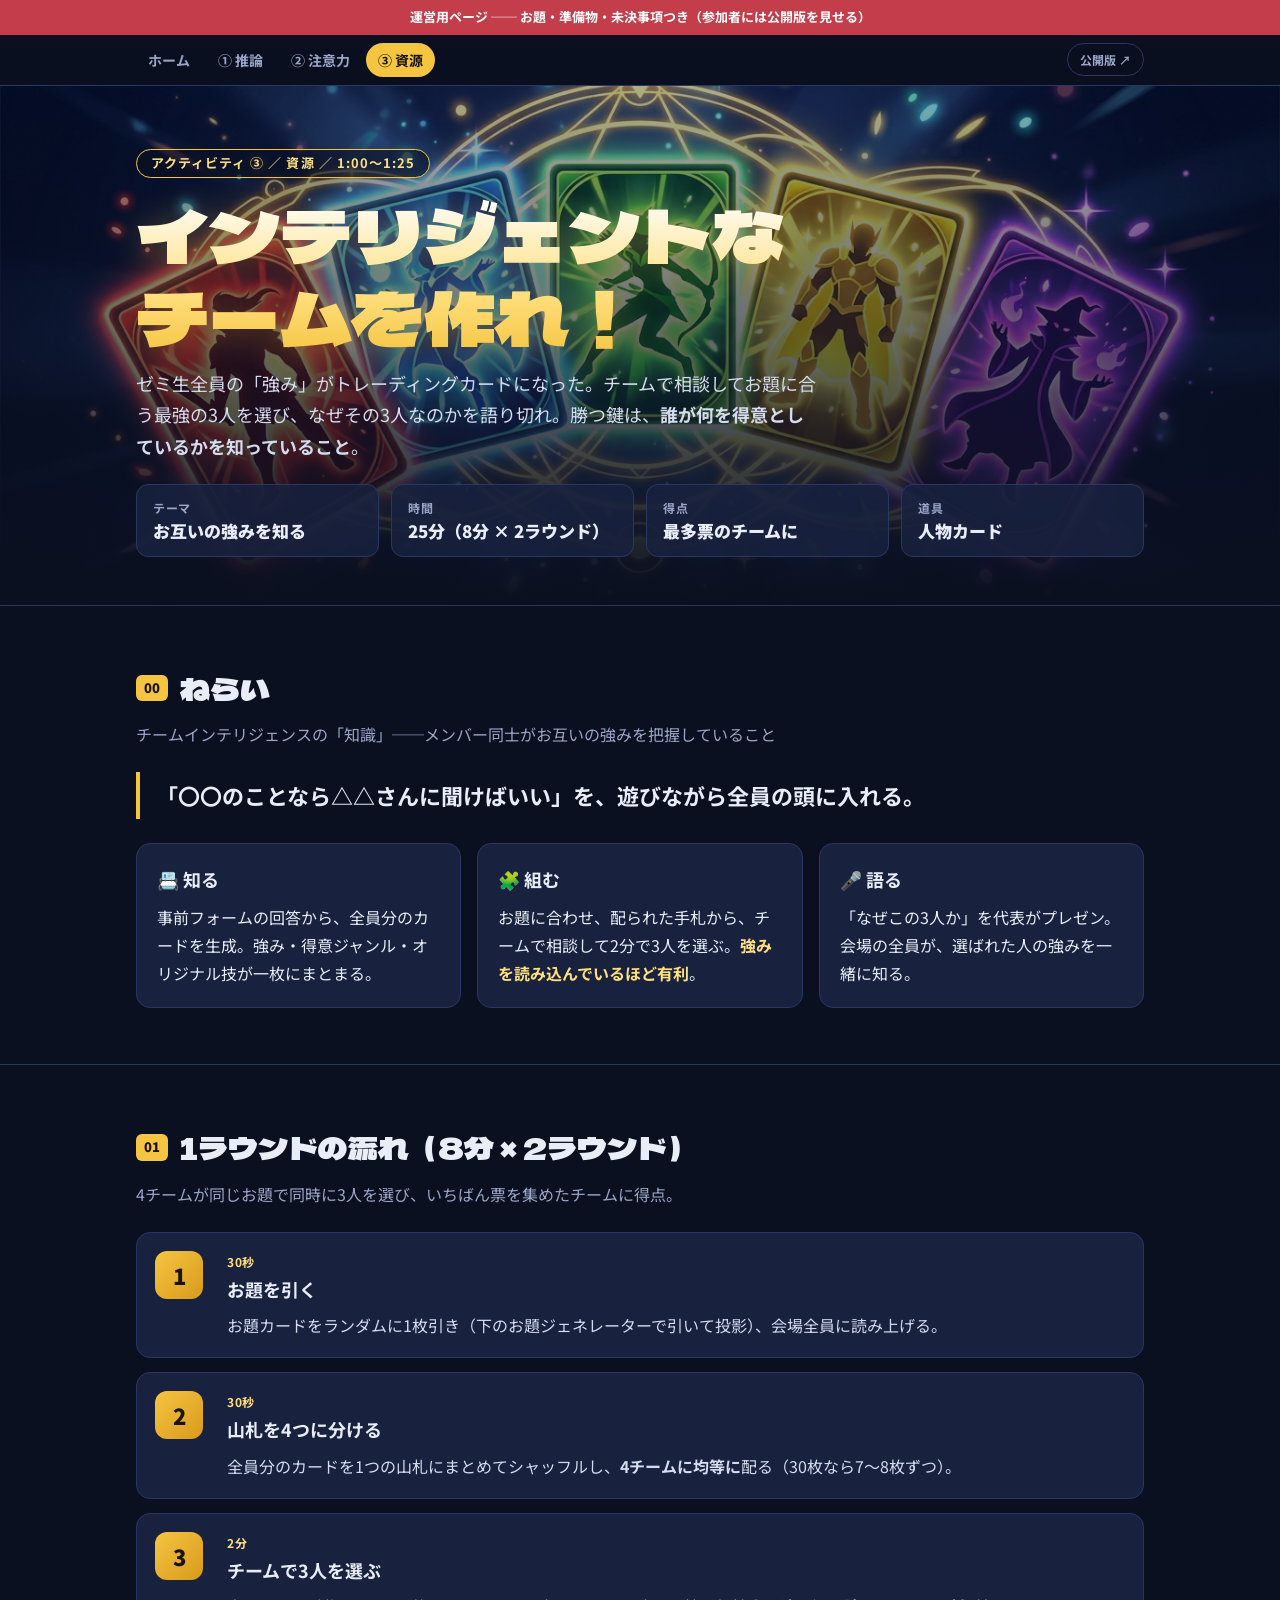
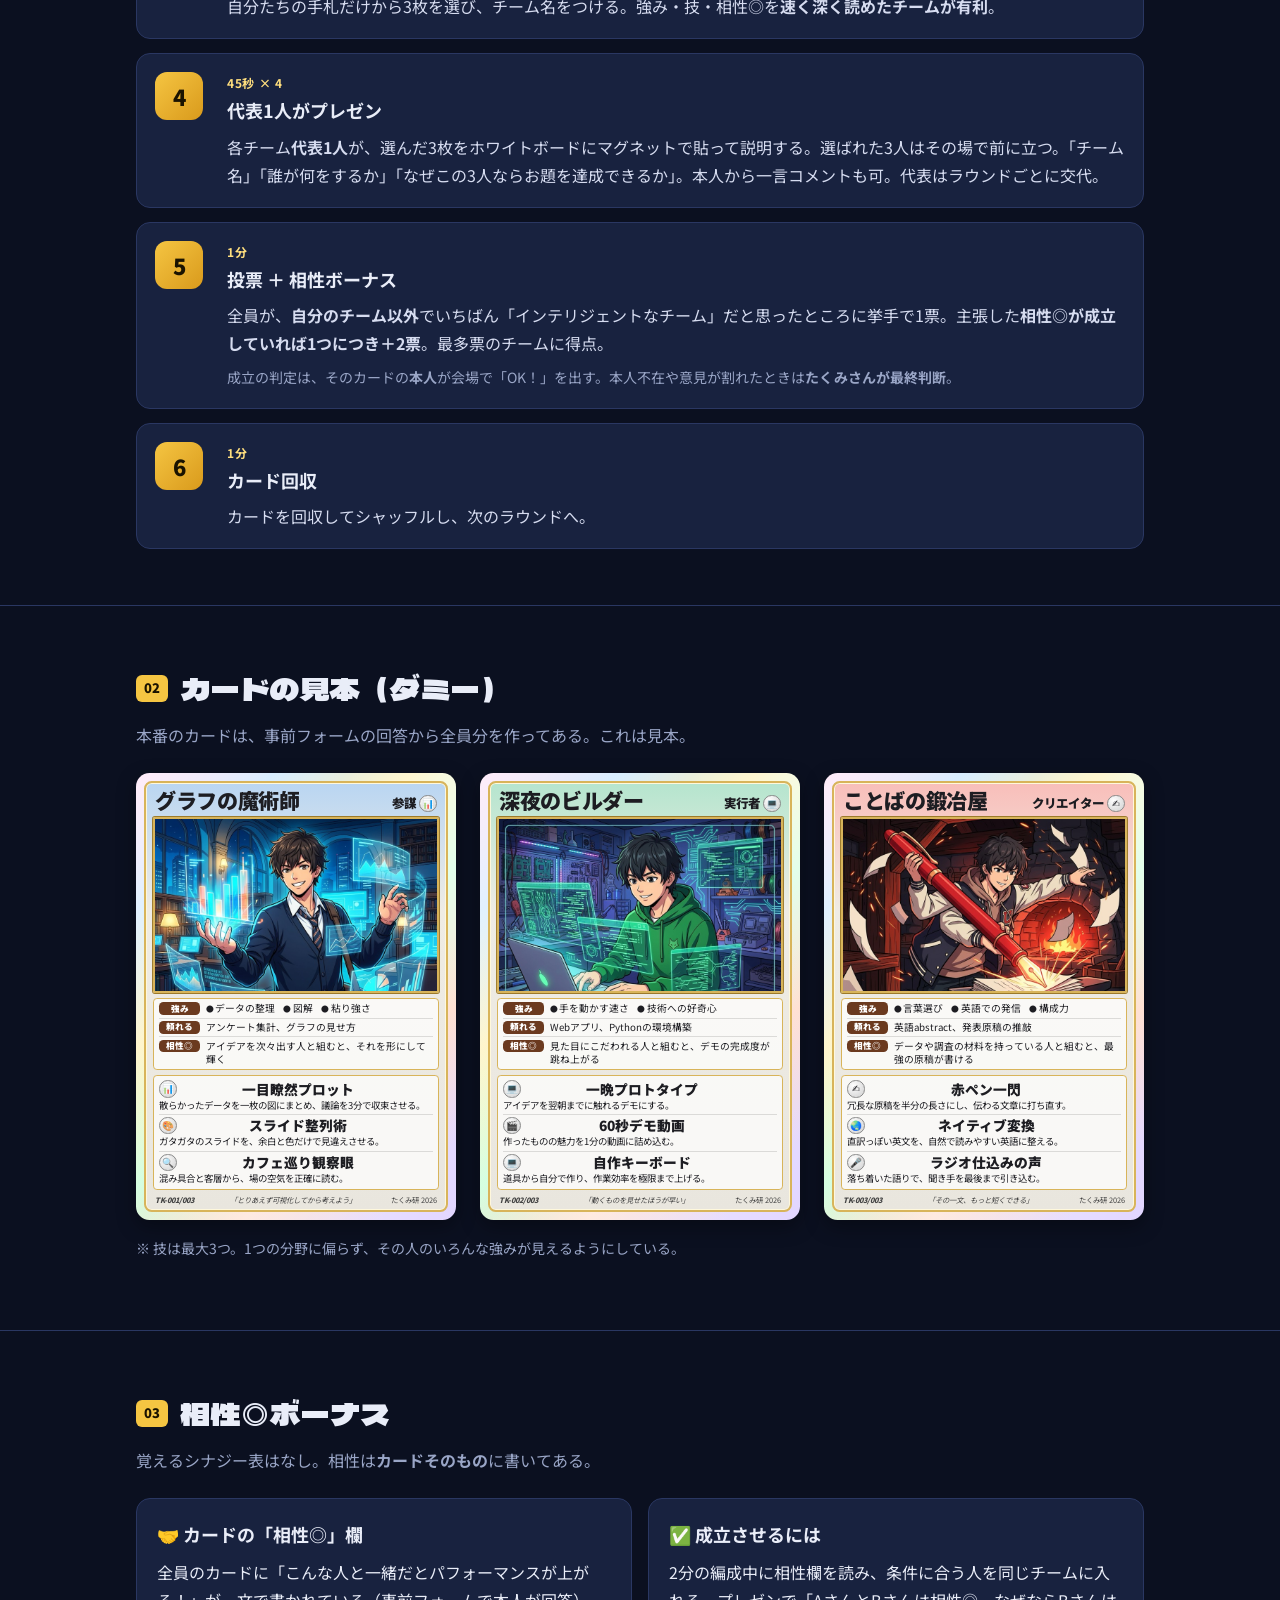
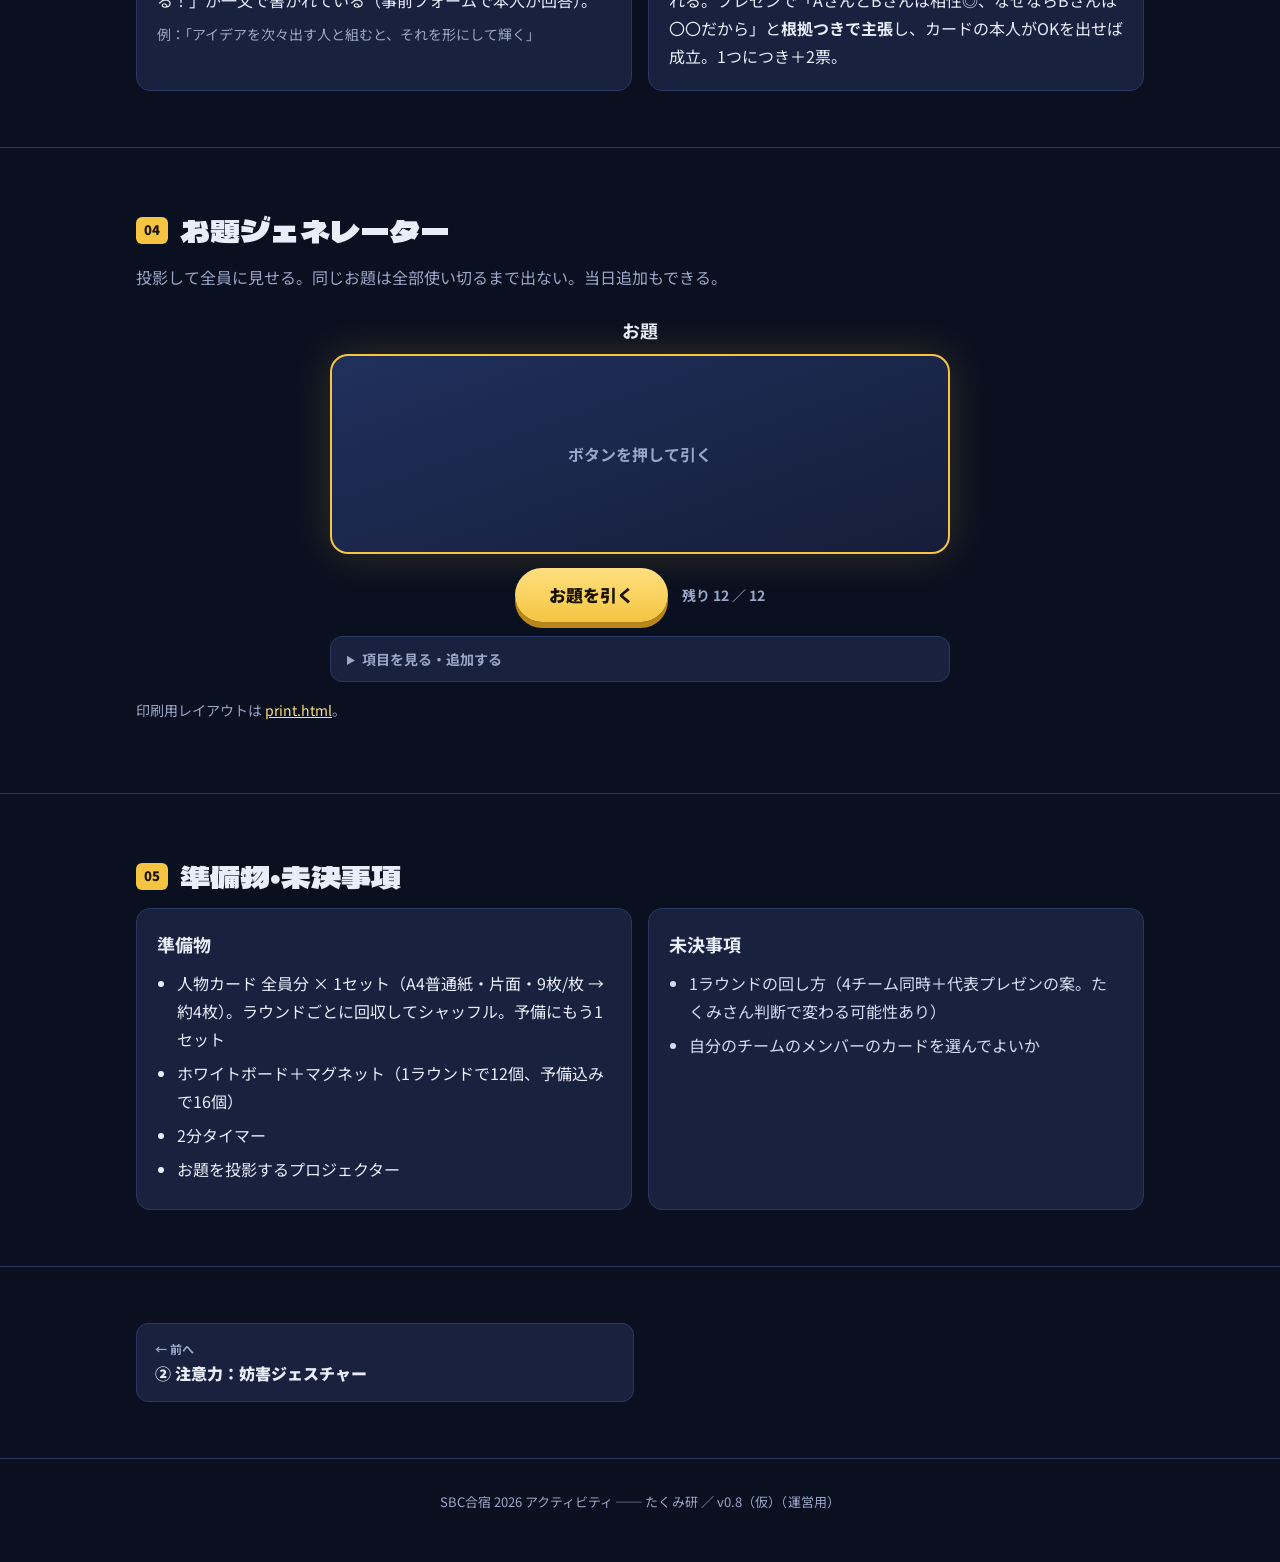
<file: site/staff/cards.html>
<!doctype html>
<html lang="ja">
<head>
<meta charset="utf-8">
<meta name="viewport" content="width=device-width, initial-scale=1">
<title>【運営】インテリジェントなチームを作れ！</title>
<meta name="description" content="SBC合宿アクティビティ③ 資源：インテリジェントなチームを作れ！">
<meta name="robots" content="noindex">
<link rel="preconnect" href="https://fonts.googleapis.com">
<link rel="preconnect" href="https://fonts.gstatic.com" crossorigin>
<link href="https://fonts.googleapis.com/css2?family=Dela+Gothic+One&family=Noto+Sans+JP:wght@400;500;700;900&display=swap" rel="stylesheet">
<link rel="stylesheet" href="../style.css">
<link rel="stylesheet" href="../card.css">
</head>
<body>

<div class="draft-banner staff-banner">運営用ページ ── お題・準備物・未決事項つき（参加者には公開版を見せる）</div>
<nav class="nav"><div class="wrap"><a href="index.html">ホーム</a><a href="jinro.html">① 推論</a><a href="gesture.html">② 注意力</a><a href="cards.html" class="on">③ 資源</a><a class="pub" href="../cards.html">公開版 ↗</a></div></nav>

<header class="hero">
  <img src="../images/hero.jpg" alt="">
  <div class="wrap">
    <span class="eyebrow">アクティビティ ③ ／ 資源 ／ 1:00〜1:25</span>
    <h1>インテリジェントな<br>チームを作れ！</h1>
    <p class="lead">ゼミ生全員の「強み」がトレーディングカードになった。チームで相談してお題に合う最強の3人を選び、なぜその3人なのかを語り切れ。勝つ鍵は、<b>誰が何を得意としているかを知っていること</b>。</p>
    <div class="facts"><div class="fact"><div class="k">テーマ</div><div class="v">お互いの強みを知る</div></div><div class="fact"><div class="k">時間</div><div class="v">25分（8分 × 2ラウンド）</div></div><div class="fact"><div class="k">得点</div><div class="v">最多票のチームに</div></div><div class="fact"><div class="k">道具</div><div class="v">人物カード</div></div></div>
  </div>
</header>

<main>
<section id="why">
  <div class="wrap">
    <h2><span class="num">00</span>ねらい</h2>
    <p class="sub">チームインテリジェンスの「知識」──メンバー同士がお互いの強みを把握していること</p>
    <p class="big-quote">「〇〇のことなら△△さんに聞けばいい」を、遊びながら全員の頭に入れる。</p>
    <div class="concept">
      <div class="panel"><h3>📇 知る</h3><p>事前フォームの回答から、全員分のカードを生成。強み・得意ジャンル・オリジナル技が一枚にまとまる。</p></div>
      <div class="panel"><h3>🧩 組む</h3><p>お題に合わせ、配られた手札から、チームで相談して2分で3人を選ぶ。<b>強みを読み込んでいるほど有利</b>。</p></div>
      <div class="panel"><h3>🎤 語る</h3><p>「なぜこの3人か」を代表がプレゼン。会場の全員が、選ばれた人の強みを一緒に知る。</p></div>
    </div>
  </div>
</section>

<section id="match">
  <div class="wrap">
    <h2><span class="num">01</span>1ラウンドの流れ（8分 × 2ラウンド）</h2>
    <p class="sub">4チームが同じお題で同時に3人を選び、いちばん票を集めたチームに得点。</p>
    <div class="steps">
      <div class="step"><div>
        <div class="meta">30秒</div>
        <h3>お題を引く</h3>
        <p>お題カードをランダムに1枚引き（下のお題ジェネレーターで引いて投影）、会場全員に読み上げる。</p>
      </div></div>
      <div class="step"><div>
        <div class="meta">30秒</div>
        <h3>山札を4つに分ける</h3>
        <p>全員分のカードを1つの山札にまとめてシャッフルし、<b>4チームに均等に</b>配る（30枚なら7〜8枚ずつ）。</p>
      </div></div>
      <div class="step"><div>
        <div class="meta">2分</div>
        <h3>チームで3人を選ぶ</h3>
        <p>自分たちの手札だけから3枚を選び、チーム名をつける。強み・技・相性◎を<b>速く深く読めたチームが有利</b>。</p>
      </div></div>
      <div class="step"><div>
        <div class="meta">45秒 × 4</div>
        <h3>代表1人がプレゼン</h3>
        <p>各チーム<b>代表1人</b>が、選んだ3枚をホワイトボードにマグネットで貼って説明する。選ばれた3人はその場で前に立つ。「チーム名」「誰が何をするか」「なぜこの3人ならお題を達成できるか」。本人から一言コメントも可。代表はラウンドごとに交代。</p>
      </div></div>
      <div class="step"><div>
        <div class="meta">1分</div>
        <h3>投票 ＋ 相性ボーナス</h3>
        <p>全員が、<b>自分のチーム以外</b>でいちばん「インテリジェントなチーム」だと思ったところに挙手で1票。主張した<b>相性◎が成立していれば1つにつき＋2票</b>。最多票のチームに得点。</p><p class="eg">成立の判定は、そのカードの<b>本人</b>が会場で「OK！」を出す。本人不在や意見が割れたときは<b>たくみさんが最終判断</b>。</p>
      </div></div>
      <div class="step"><div>
        <div class="meta">1分</div>
        <h3>カード回収</h3>
        <p>カードを回収してシャッフルし、次のラウンドへ。</p>
      </div></div>
    </div>
  </div>
</section>

<section id="cards">
  <div class="wrap">
    <h2><span class="num">02</span>カードの見本（ダミー）</h2>
    <p class="sub">本番のカードは、事前フォームの回答から全員分を作ってある。これは見本。</p>
    <div class="cards" id="card-list"></div>
    <p class="note">※ 技は最大3つ。1つの分野に偏らず、その人のいろんな強みが見えるようにしている。</p>
  </div>
</section>

<section id="synergy">
  <div class="wrap">
    <h2><span class="num">03</span>相性◎ボーナス</h2>
    <p class="sub">覚えるシナジー表はなし。相性は<b>カードそのもの</b>に書いてある。</p>
    <div class="grid g2">
      <div class="panel">
        <h3>🤝 カードの「相性◎」欄</h3>
        <p>全員のカードに「こんな人と一緒だとパフォーマンスが上がる！」が一文で書かれている（事前フォームで本人が回答）。</p>
        <p class="eg" style="margin-top:8px;color:var(--muted);font-size:14px">例：「アイデアを次々出す人と組むと、それを形にして輝く」</p>
      </div>
      <div class="panel">
        <h3>✅ 成立させるには</h3>
        <p>2分の編成中に相性欄を読み、条件に合う人を同じチームに入れる。プレゼンで「AさんとBさんは相性◎、なぜならBさんは〇〇だから」と<b>根拠つきで主張</b>し、カードの本人がOKを出せば成立。1つにつき＋2票。</p>
      </div>
    </div>
  </div>
</section>
<section id="tools">
  <div class="wrap">
    <h2><span class="num">04</span>お題ジェネレーター</h2>
    <p class="sub">投影して全員に見せる。同じお題は全部使い切るまで出ない。当日追加もできる。</p>
    <div class="tools"><div><h3>お題</h3><div id="g-odai"></div></div></div>
    <p class="note">印刷用レイアウトは <a href="../print.html">print.html</a>。</p>
  </div>
</section>
<section id="prep">
  <div class="wrap">
    <h2><span class="num">05</span>準備物・未決事項</h2>
    <div class="grid g2">
      <div class="panel"><h3>準備物</h3><ul class="check"><li>人物カード 全員分 × 1セット（A4普通紙・片面・9枚/枚 → 約4枚）。ラウンドごとに回収してシャッフル。予備にもう1セット</li><li>ホワイトボード＋マグネット（1ラウンドで12個、予備込みで16個）</li><li>2分タイマー</li><li>お題を投影するプロジェクター</li></ul></div>
      <div class="panel"><h3>未決事項</h3><ul class="check open"><li>1ラウンドの回し方（4チーム同時＋代表プレゼンの案。たくみさん判断で変わる可能性あり）</li><li>自分のチームのメンバーのカードを選んでよいか</li></ul></div>
    </div>
  </div>
</section>

<section><div class="wrap"><div class="pager"><a href="gesture.html"><small>← 前へ</small>② 注意力：妨害ジェスチャー</a><span></span></div></div></section>
</main>

<footer>SBC合宿 2026 アクティビティ ── たくみ研 ／ v0.8（仮）（運営用）</footer>
<script src="../card.js"></script>
<script src="../sample-cards.js"></script>
<script>document.getElementById("card-list").innerHTML = SAMPLE_CARDS.map(c => renderCard({...c, art: c.art && "../" + c.art}, SAMPLE_CARDS.length)).join("");</script>
<script src="../generator.js"></script>
<script>
mountGenerator(document.getElementById("g-odai"), {key:"cards-odai", items:["ORFのブースを3日で準備せよ｜展示物・ポスター・デモ・当日の説明まで、全部ゼロから。","学会締切まで48時間、英語論文がまだ半分｜しかも分析の図もまだ仮のまま。","新歓で新入生を10人確保せよ｜説明会・SNS発信・個別フォローまで。","商社の役員に研究を3分でピッチせよ｜専門外の人に価値を伝え、共同研究の約束を取り付ける。","ハッカソン48時間で優勝せよ｜テーマは当日発表。動くプロダクトと発表が必要。","ゼミ紹介動画を1週間で作れ｜企画・撮影・編集・公開まで。","卒論の中間発表が明日。まだ何もない｜テーマの整理から、スライドと発表まで一晩で。","100人規模のアンケート調査を設計・分析せよ｜設問設計、配布、集計、結果報告まで。","海外大学のゼミと合同オンラインワークショップを開け｜英語での進行と、当日のファシリテーション。","ゼミのWebサイトを全面リニューアルせよ｜中身の取材・文章・デザイン・実装まで。","合宿の行き先と企画をゼロから決めて実行せよ｜予算・移動・コンテンツ・当日の運営。","研究室の知見をまとめた「ゼミ生ハンドブック」を作れ｜聞き取り・整理・執筆・デザイン。"]});
</script>
</body>
</html>
</file>
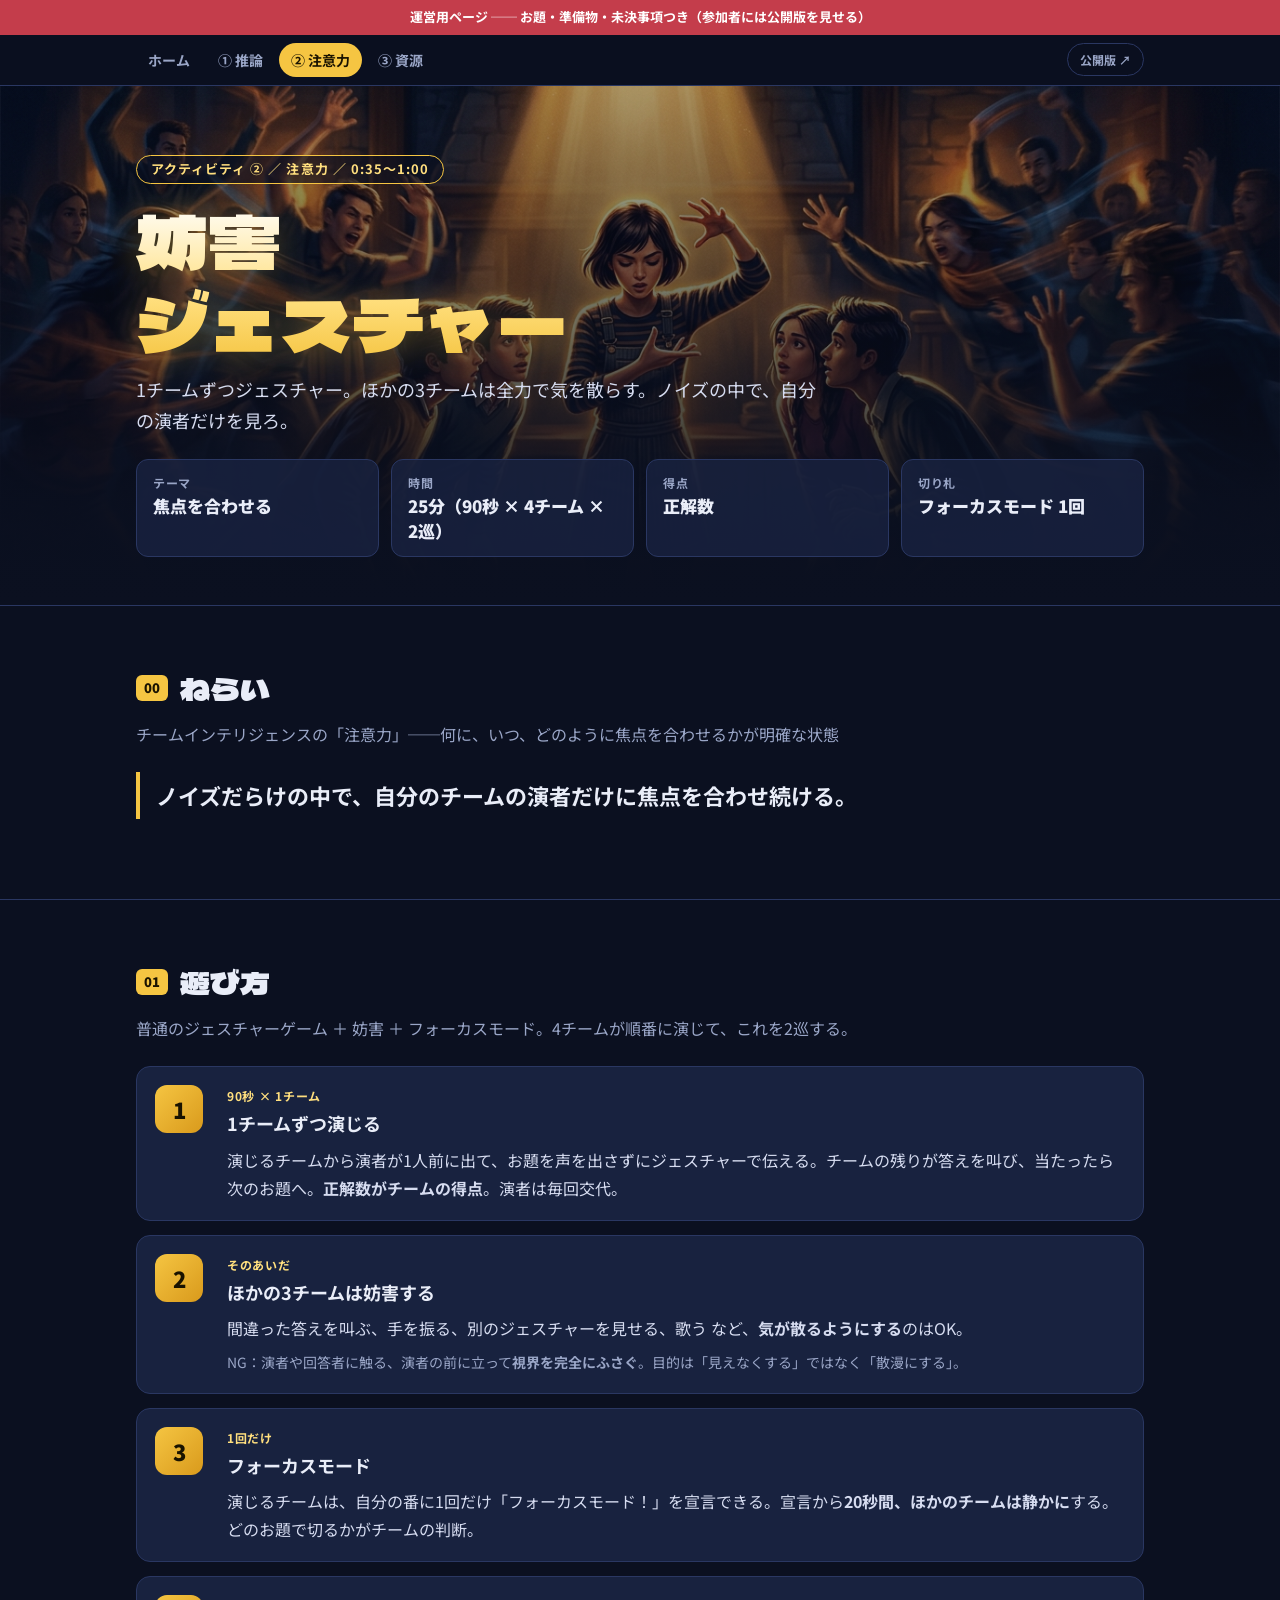
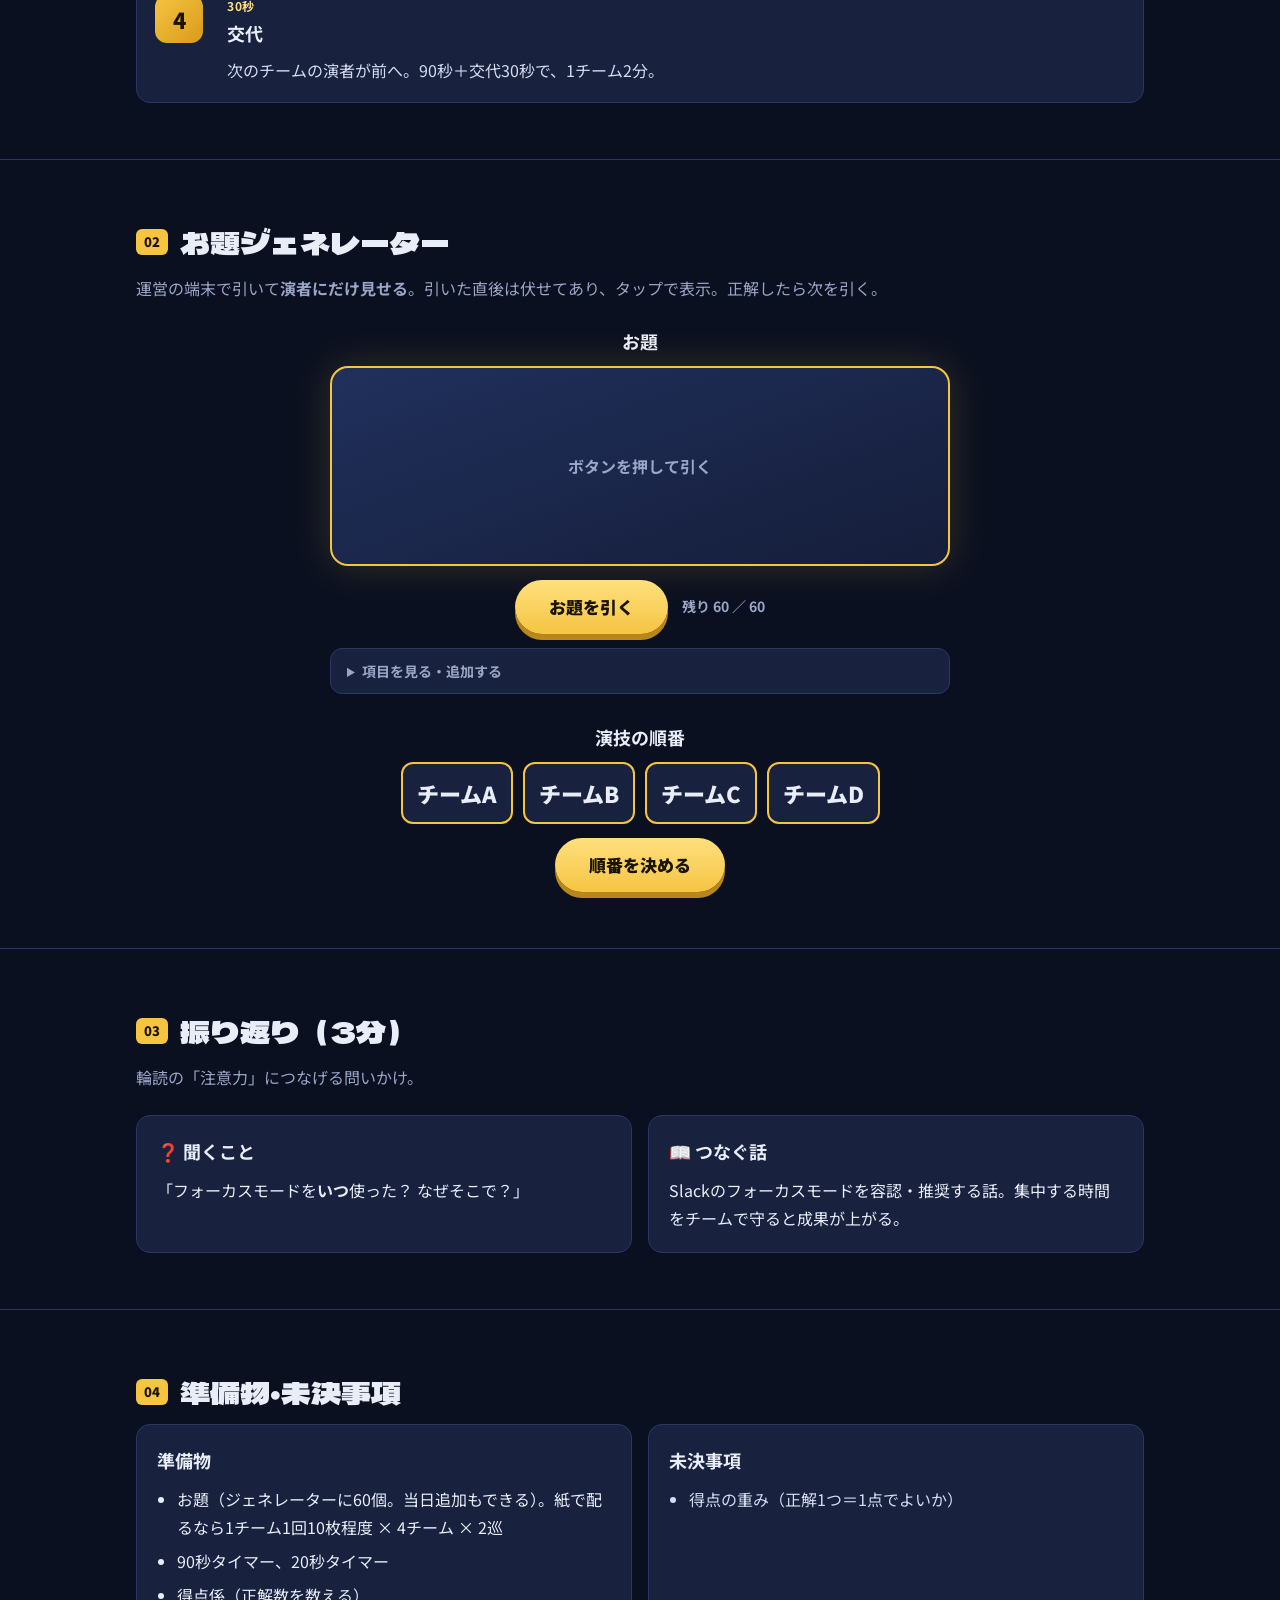
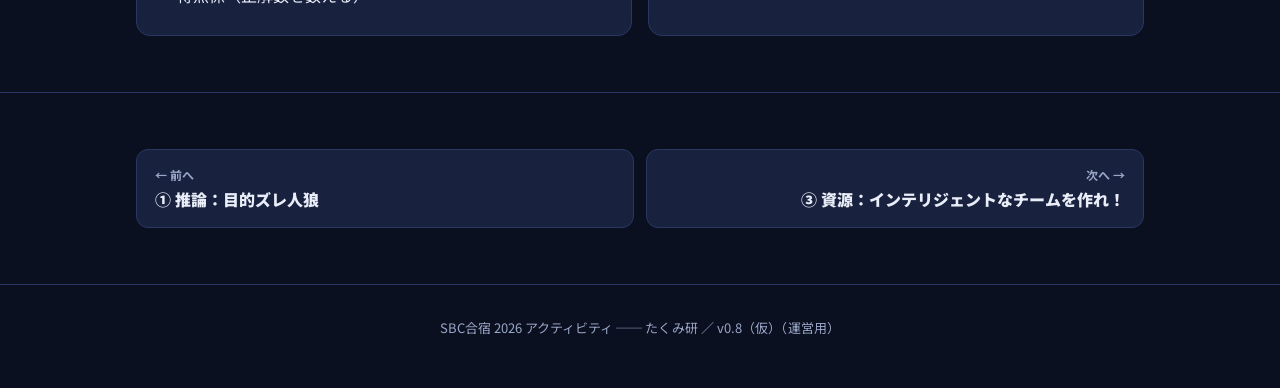
<file: site/staff/gesture.html>
<!doctype html>
<html lang="ja">
<head>
<meta charset="utf-8">
<meta name="viewport" content="width=device-width, initial-scale=1">
<title>【運営】妨害ジェスチャー</title>
<meta name="description" content="SBC合宿アクティビティ② 注意力：妨害ジェスチャー">
<meta name="robots" content="noindex">
<link rel="preconnect" href="https://fonts.googleapis.com">
<link rel="preconnect" href="https://fonts.gstatic.com" crossorigin>
<link href="https://fonts.googleapis.com/css2?family=Dela+Gothic+One&family=Noto+Sans+JP:wght@400;500;700;900&display=swap" rel="stylesheet">
<link rel="stylesheet" href="../style.css">
</head>
<body>

<div class="draft-banner staff-banner">運営用ページ ── お題・準備物・未決事項つき（参加者には公開版を見せる）</div>
<nav class="nav"><div class="wrap"><a href="index.html">ホーム</a><a href="jinro.html">① 推論</a><a href="gesture.html" class="on">② 注意力</a><a href="cards.html">③ 資源</a><a class="pub" href="../gesture.html">公開版 ↗</a></div></nav>

<header class="hero">
  <img src="../images/gesture.jpg" alt="">
  <div class="wrap">
    <span class="eyebrow">アクティビティ ② ／ 注意力 ／ 0:35〜1:00</span>
    <h1>妨害<br>ジェスチャー</h1>
    <p class="lead">1チームずつジェスチャー。ほかの3チームは全力で気を散らす。ノイズの中で、自分の演者だけを見ろ。</p>
    <div class="facts"><div class="fact"><div class="k">テーマ</div><div class="v">焦点を合わせる</div></div><div class="fact"><div class="k">時間</div><div class="v">25分（90秒 × 4チーム × 2巡）</div></div><div class="fact"><div class="k">得点</div><div class="v">正解数</div></div><div class="fact"><div class="k">切り札</div><div class="v">フォーカスモード 1回</div></div></div>
  </div>
</header>

<main>
<section id="why">
  <div class="wrap">
    <h2><span class="num">00</span>ねらい</h2>
    <p class="sub">チームインテリジェンスの「注意力」──何に、いつ、どのように焦点を合わせるかが明確な状態</p>
    <p class="big-quote">ノイズだらけの中で、自分のチームの演者だけに焦点を合わせ続ける。</p>
  </div>
</section>

<section id="howto">
  <div class="wrap">
    <h2><span class="num">01</span>遊び方</h2>
    <p class="sub">普通のジェスチャーゲーム ＋ 妨害 ＋ フォーカスモード。4チームが順番に演じて、これを2巡する。</p>
    <div class="steps">
      <div class="step"><div>
        <div class="meta">90秒 × 1チーム</div>
        <h3>1チームずつ演じる</h3>
        <p>演じるチームから演者が1人前に出て、お題を声を出さずにジェスチャーで伝える。チームの残りが答えを叫び、当たったら次のお題へ。<b>正解数がチームの得点</b>。演者は毎回交代。</p>
      </div></div>
      <div class="step"><div>
        <div class="meta">そのあいだ</div>
        <h3>ほかの3チームは妨害する</h3>
        <p>間違った答えを叫ぶ、手を振る、別のジェスチャーを見せる、歌う など、<b>気が散るようにする</b>のはOK。</p><p class="eg">NG：演者や回答者に触る、演者の前に立って<b>視界を完全にふさぐ</b>。目的は「見えなくする」ではなく「散漫にする」。</p>
      </div></div>
      <div class="step"><div>
        <div class="meta">1回だけ</div>
        <h3>フォーカスモード</h3>
        <p>演じるチームは、自分の番に1回だけ「フォーカスモード！」を宣言できる。宣言から<b>20秒間、ほかのチームは静かに</b>する。どのお題で切るかがチームの判断。</p>
      </div></div>
      <div class="step"><div>
        <div class="meta">30秒</div>
        <h3>交代</h3>
        <p>次のチームの演者が前へ。90秒＋交代30秒で、1チーム2分。</p>
      </div></div>
    </div>
  </div>
</section>
<section id="tools">
  <div class="wrap">
    <h2><span class="num">02</span>お題ジェネレーター</h2>
    <p class="sub">運営の端末で引いて<b>演者にだけ見せる</b>。引いた直後は伏せてあり、タップで表示。正解したら次を引く。</p>
    <div class="tools"><div><h3>お題</h3><div id="g-odai"></div></div><div><h3>演技の順番</h3><div id="g-order"></div></div></div>
    
  </div>
</section>
<section id="debrief">
  <div class="wrap">
    <h2><span class="num">03</span>振り返り（3分）</h2>
    <p class="sub">輪読の「注意力」につなげる問いかけ。</p>
    <div class="grid g2">
      <div class="panel"><h3>❓ 聞くこと</h3><p>「フォーカスモードを<b>いつ</b>使った？ なぜそこで？」</p></div>
      <div class="panel"><h3>📖 つなぐ話</h3><p>Slackのフォーカスモードを容認・推奨する話。集中する時間をチームで守ると成果が上がる。</p></div>
    </div>
  </div>
</section>
<section id="prep">
  <div class="wrap">
    <h2><span class="num">04</span>準備物・未決事項</h2>
    <div class="grid g2">
      <div class="panel"><h3>準備物</h3><ul class="check"><li>お題（ジェネレーターに60個。当日追加もできる）。紙で配るなら1チーム1回10枚程度 × 4チーム × 2巡</li><li>90秒タイマー、20秒タイマー</li><li>得点係（正解数を数える）</li></ul></div>
      <div class="panel"><h3>未決事項</h3><ul class="check open"><li>得点の重み（正解1つ＝1点でよいか）</li></ul></div>
    </div>
  </div>
</section>

<section><div class="wrap"><div class="pager"><a href="jinro.html"><small>← 前へ</small>① 推論：目的ズレ人狼</a><a class="next" href="cards.html"><small>次へ →</small>③ 資源：インテリジェントなチームを作れ！</a></div></div></section>
</main>

<footer>SBC合宿 2026 アクティビティ ── たくみ研 ／ v0.8（仮）（運営用）</footer>
<script src="../generator.js"></script>
<script>
mountGenerator(document.getElementById("g-odai"), {key:"gesture", items:["ゴリラ｜動物","ペンギン｜動物","カンガルー｜動物","ヘビ｜動物","ゾウ｜動物","フラミンゴ｜動物","ナマケモノ｜動物","カニ｜動物","ウサギ｜動物","ニワトリ｜動物","野球のピッチャー｜スポーツ","サッカーのPK｜スポーツ","バタフライ｜スポーツ","ボウリング｜スポーツ","スキージャンプ｜スポーツ","卓球｜スポーツ","相撲｜スポーツ","ボクシング｜スポーツ","フィギュアスケート｜スポーツ","綱引き｜スポーツ","美容師｜職業","寿司職人｜職業","消防士｜職業","オーケストラの指揮者｜職業","パイロット｜職業","歯医者｜職業","カメラマン｜職業","DJ｜職業","交通整理の警察官｜職業","マジシャン｜職業","歯みがき｜日常","寝坊して走る｜日常","満員電車｜日常","傘が裏返る｜日常","自撮り｜日常","料理の味見｜日常","洗濯物を干す｜日常","コンタクトを入れる｜日常","自転車がパンク｜日常","熱いラーメンを食べる｜日常","発表中にPCがフリーズ｜大学・研究室","締切前の徹夜｜大学・研究室","ミュートのまま話す｜大学・研究室","学食の行列｜大学・研究室","ホワイトボードで議論｜大学・研究室","バスに乗り遅れる｜大学・研究室","教授に質問しに行く｜大学・研究室","グループワークで1人だけ寝ている｜大学・研究室","レポートの提出忘れ｜大学・研究室","実験が爆発｜大学・研究室","キャンプファイヤー｜合宿・旅行","花火｜合宿・旅行","温泉｜合宿・旅行","枕投げ｜合宿・旅行","集合写真｜合宿・旅行","バーベキュー｜合宿・旅行","重いスーツケース｜合宿・旅行","寝袋に入る｜合宿・旅行","カレーを作る｜合宿・旅行","怪談｜合宿・旅行"], secret:true});
mountShuffle(document.getElementById("g-order"), ["チームA","チームB","チームC","チームD"]);
</script>
</body>
</html>
</file>
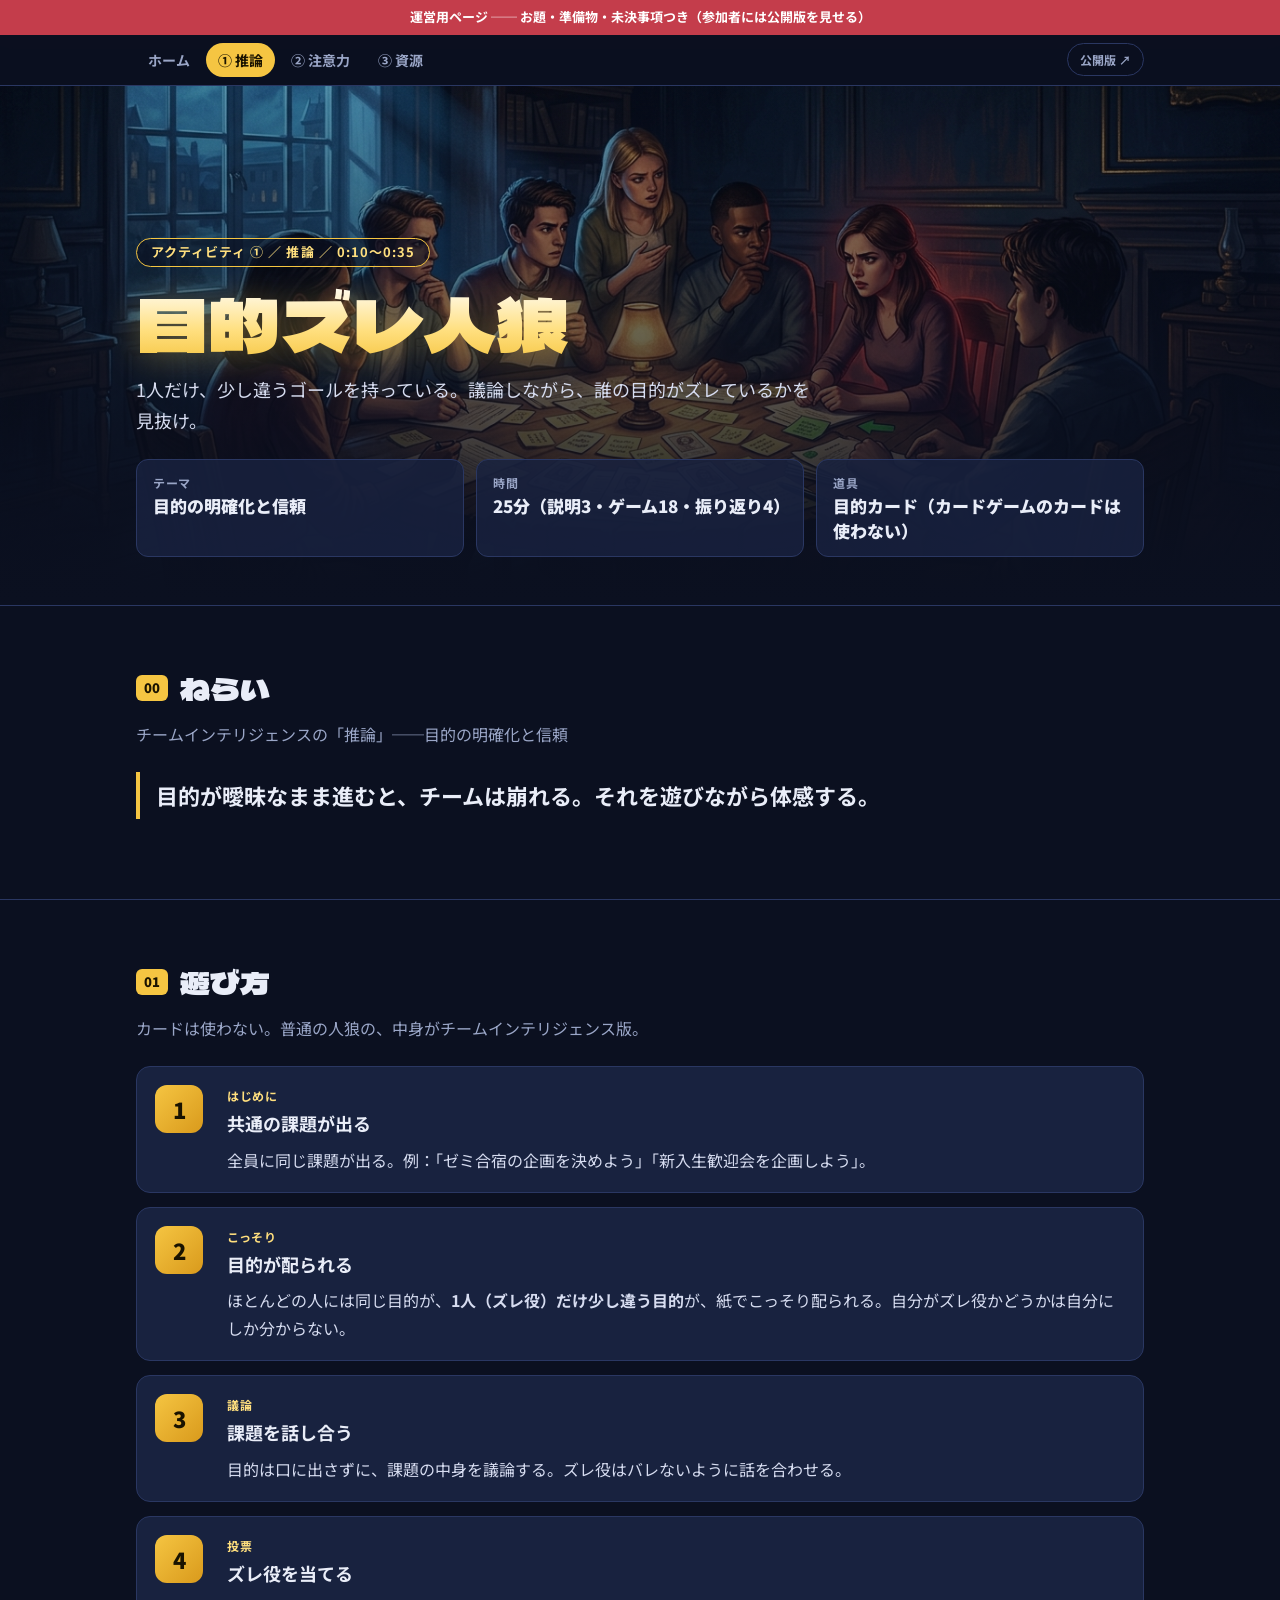
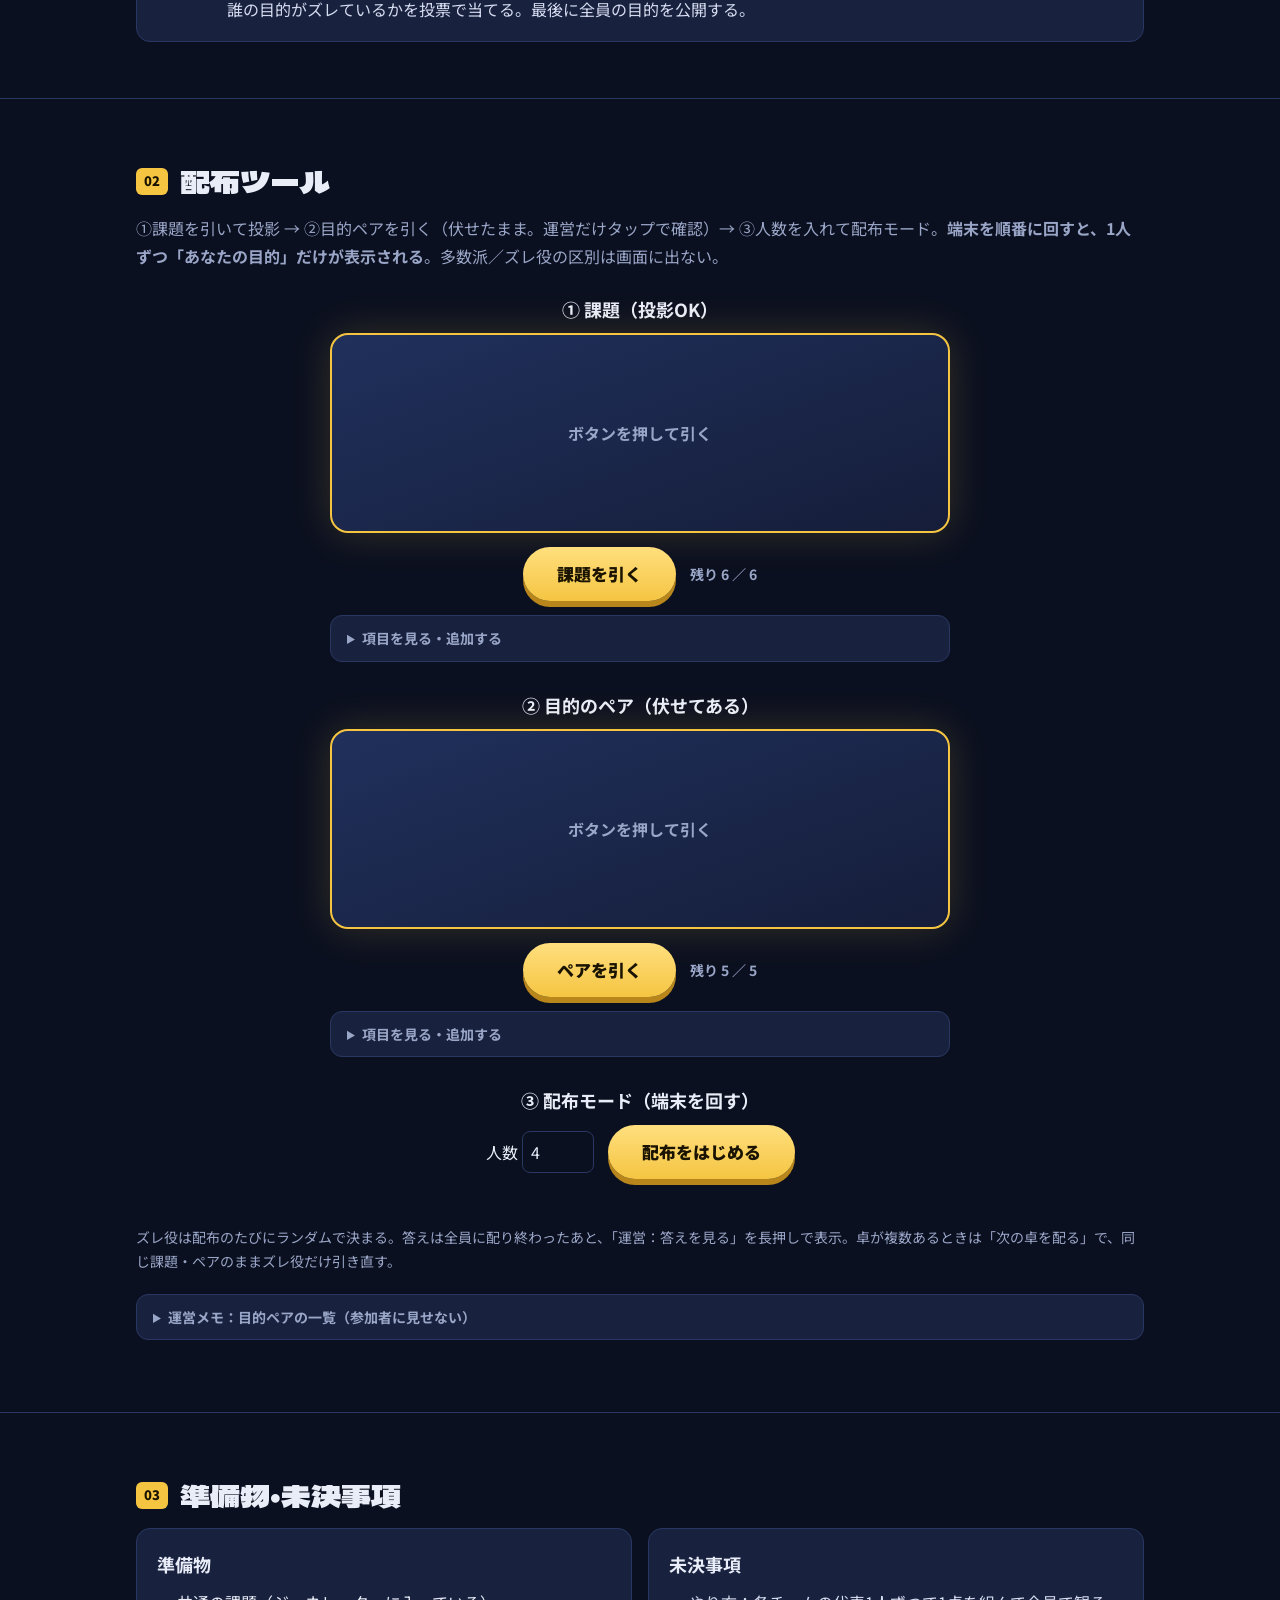
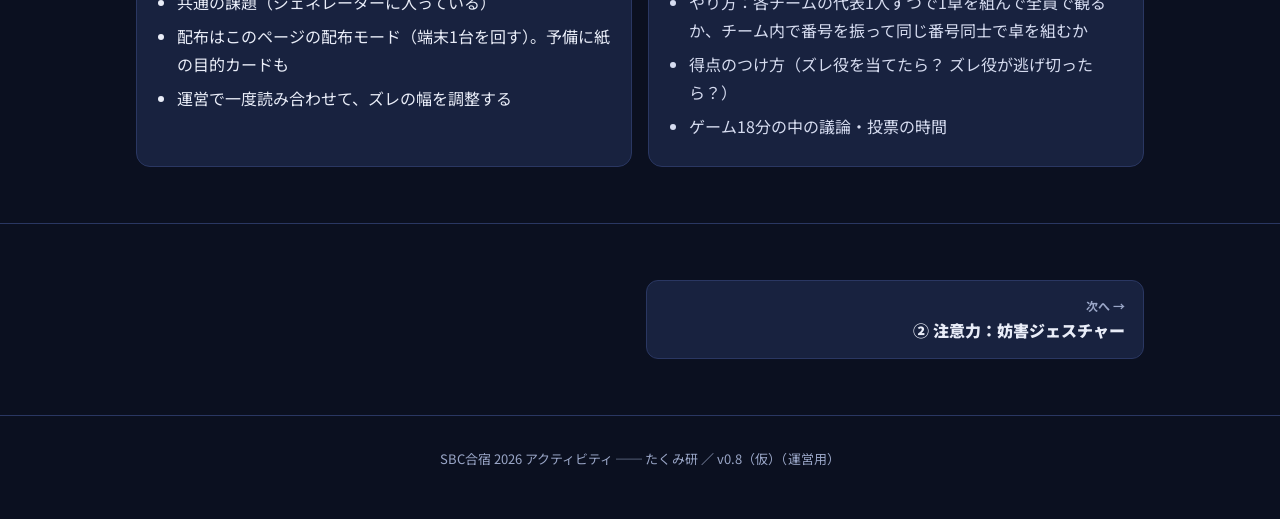
<file: site/staff/jinro.html>
<!doctype html>
<html lang="ja">
<head>
<meta charset="utf-8">
<meta name="viewport" content="width=device-width, initial-scale=1">
<title>【運営】目的ズレ人狼</title>
<meta name="description" content="SBC合宿アクティビティ① 推論：目的ズレ人狼">
<meta name="robots" content="noindex">
<link rel="preconnect" href="https://fonts.googleapis.com">
<link rel="preconnect" href="https://fonts.gstatic.com" crossorigin>
<link href="https://fonts.googleapis.com/css2?family=Dela+Gothic+One&family=Noto+Sans+JP:wght@400;500;700;900&display=swap" rel="stylesheet">
<link rel="stylesheet" href="../style.css">
</head>
<body>

<div class="draft-banner staff-banner">運営用ページ ── お題・準備物・未決事項つき（参加者には公開版を見せる）</div>
<nav class="nav"><div class="wrap"><a href="index.html">ホーム</a><a href="jinro.html" class="on">① 推論</a><a href="gesture.html">② 注意力</a><a href="cards.html">③ 資源</a><a class="pub" href="../jinro.html">公開版 ↗</a></div></nav>

<header class="hero">
  <img src="../images/jinro.jpg" alt="">
  <div class="wrap">
    <span class="eyebrow">アクティビティ ① ／ 推論 ／ 0:10〜0:35</span>
    <h1>目的ズレ人狼</h1>
    <p class="lead">1人だけ、少し違うゴールを持っている。議論しながら、誰の目的がズレているかを見抜け。</p>
    <div class="facts"><div class="fact"><div class="k">テーマ</div><div class="v">目的の明確化と信頼</div></div><div class="fact"><div class="k">時間</div><div class="v">25分（説明3・ゲーム18・振り返り4）</div></div><div class="fact"><div class="k">道具</div><div class="v">目的カード（カードゲームのカードは使わない）</div></div></div>
  </div>
</header>

<main>
<section id="why">
  <div class="wrap">
    <h2><span class="num">00</span>ねらい</h2>
    <p class="sub">チームインテリジェンスの「推論」──目的の明確化と信頼</p>
    <p class="big-quote">目的が曖昧なまま進むと、チームは崩れる。それを遊びながら体感する。</p>
  </div>
</section>

<section id="howto">
  <div class="wrap">
    <h2><span class="num">01</span>遊び方</h2>
    <p class="sub">カードは使わない。普通の人狼の、中身がチームインテリジェンス版。</p>
    <div class="steps">
      <div class="step"><div>
        <div class="meta">はじめに</div>
        <h3>共通の課題が出る</h3>
        <p>全員に同じ課題が出る。例：「ゼミ合宿の企画を決めよう」「新入生歓迎会を企画しよう」。</p>
      </div></div>
      <div class="step"><div>
        <div class="meta">こっそり</div>
        <h3>目的が配られる</h3>
        <p>ほとんどの人には同じ目的が、<b>1人（ズレ役）だけ少し違う目的</b>が、紙でこっそり配られる。自分がズレ役かどうかは自分にしか分からない。</p>
      </div></div>
      <div class="step"><div>
        <div class="meta">議論</div>
        <h3>課題を話し合う</h3>
        <p>目的は口に出さずに、課題の中身を議論する。ズレ役はバレないように話を合わせる。</p>
      </div></div>
      <div class="step"><div>
        <div class="meta">投票</div>
        <h3>ズレ役を当てる</h3>
        <p>誰の目的がズレているかを投票で当てる。最後に全員の目的を公開する。</p>
      </div></div>
    </div>
  </div>
</section>
<section id="tools">
  <div class="wrap">
    <h2><span class="num">02</span>配布ツール</h2>
    <p class="sub">①課題を引いて投影 → ②目的ペアを引く（伏せたまま。運営だけタップで確認）→ ③人数を入れて配布モード。<b>端末を順番に回すと、1人ずつ「あなたの目的」だけが表示される</b>。多数派／ズレ役の区別は画面に出ない。</p>
    <div class="tools"><div><h3>① 課題（投影OK）</h3><div id="g-task"></div></div><div><h3>② 目的のペア（伏せてある）</h3><div id="g-pair"></div></div><div><h3>③ 配布モード（端末を回す）</h3><div id="g-deal"></div></div></div>
    <p class="note">ズレ役は配布のたびにランダムで決まる。答えは全員に配り終わったあと、「運営：答えを見る」を長押しで表示。卓が複数あるときは「次の卓を配る」で、同じ課題・ペアのままズレ役だけ引き直す。<details class="gen-edit" style="width:100%;margin-top:20px"><summary>運営メモ：目的ペアの一覧（参加者に見せない）</summary>
    <p class="note">ズレは大きすぎるとすぐバレ、小さすぎると誰も気づかない。運営で一度読み合わせて調整する。</p>
    <div class="table-wrap"><table>
      <tr><th>多数派の目的</th><th>ズレ役の目的</th></tr>
      <tr><td class="name">満足度を最大化</td><td>コストを最小化</td></tr>
      <tr><td class="name">参加人数を増やす</td><td>1人ひとりの体験を深める</td></tr>
      <tr><td class="name">話題性を出す</td><td>失敗リスクを避ける</td></tr>
      <tr><td class="name">全員が納得して決める</td><td>とにかく早く決める</td></tr>
      <tr><td class="name">新しいことに挑戦する</td><td>確実にできることをやる</td></tr>
    </table></div></details></p>
  </div>
</section>
<section id="prep">
  <div class="wrap">
    <h2><span class="num">03</span>準備物・未決事項</h2>
    <div class="grid g2">
      <div class="panel"><h3>準備物</h3><ul class="check"><li>共通の課題（ジェネレーターに入っている）</li><li>配布はこのページの配布モード（端末1台を回す）。予備に紙の目的カードも</li><li>運営で一度読み合わせて、ズレの幅を調整する</li></ul></div>
      <div class="panel"><h3>未決事項</h3><ul class="check open"><li>やり方：各チームの代表1人ずつで1卓を組んで全員で観るか、チーム内で番号を振って同じ番号同士で卓を組むか</li><li>得点のつけ方（ズレ役を当てたら？ ズレ役が逃げ切ったら？）</li><li>ゲーム18分の中の議論・投票の時間</li></ul></div>
    </div>
  </div>
</section>

<section><div class="wrap"><div class="pager"><span></span><a class="next" href="gesture.html"><small>次へ →</small>② 注意力：妨害ジェスチャー</a></div></div></section>
</main>

<footer>SBC合宿 2026 アクティビティ ── たくみ研 ／ v0.8（仮）（運営用）</footer>
<script src="../generator.js"></script>
<script>
const gTask = mountGenerator(document.getElementById("g-task"), {key:"jinro-task", items:["ゼミ合宿の企画を決めよう｜行き先・日程・やること","新入生歓迎会を企画しよう｜場所・内容・呼び込み方","大学生向けの新サービスを立ち上げよう｜何を作って、どう広めるか","ORFの展示ブースを考えよう｜見せ方・配るもの・当番","ゼミの年末パーティーを企画しよう｜会場・料理・出し物","研究室のWebサイトをリニューアルしよう｜載せる中身と見せ方"], button:"課題を引く"});
const gPair = mountGenerator(document.getElementById("g-pair"), {key:"jinro-pair", items:["満足度を最大化｜コストを最小化","参加人数を増やす｜1人ひとりの体験を深める","話題性を出す｜失敗リスクを避ける","全員が納得して決める｜とにかく早く決める","新しいことに挑戦する｜確実にできることをやる"], labels:["多数派","ズレ役"], secret:true, secretNote:"運営だけが見る", button:"ペアを引く"});
mountDeal(document.getElementById("g-deal"), {n:4, task: gTask.current, pair: gPair.current});
</script>
</body>
</html>
</file>
<file: site/style.css>
:root{
  --bg:#0b1020; --bg2:#121a33; --panel:#18223f; --line:#2a3762;
  --text:#e9edf8; --muted:#9aa6c7; --gold:#f5c542; --gold2:#ffdf7e;
  --red:#ff6b6b; --blue:#5aa9ff; --green:#4fd1a1; --purple:#b48cff;
  --radius:14px;
}
*{box-sizing:border-box}
html{scroll-behavior:smooth}
body{margin:0;background:var(--bg);color:var(--text);font-family:"Noto Sans JP",system-ui,sans-serif;line-height:1.75;font-size:16px}
a{color:var(--gold2)}
.wrap{max-width:1040px;margin:0 auto;padding:0 16px}
.draft-banner{background:var(--gold);color:#1a1300;text-align:center;font-weight:700;font-size:13px;padding:6px 16px}

/* hero */
.hero{position:relative;min-height:520px;display:flex;align-items:flex-end;overflow:hidden;border-bottom:1px solid var(--line)}
.hero img{position:absolute;inset:0;width:100%;height:100%;object-fit:cover;opacity:.75}
.hero::after{content:"";position:absolute;inset:0;background:linear-gradient(180deg,rgba(11,16,32,.1) 0%,rgba(11,16,32,.55) 55%,var(--bg) 100%)}
.hero .wrap{position:relative;z-index:1;padding-bottom:48px;width:100%}
.eyebrow{display:inline-block;border:1px solid var(--gold);color:var(--gold2);border-radius:999px;padding:2px 14px;font-size:13px;font-weight:700;letter-spacing:.08em;background:rgba(11,16,32,.6)}
h1{font-family:"Dela Gothic One",sans-serif;font-weight:400;font-size:clamp(34px,7vw,72px);line-height:1.15;margin:14px 0 10px;
   background:linear-gradient(180deg,#fff 0%,var(--gold2) 60%,var(--gold) 100%);-webkit-background-clip:text;background-clip:text;color:transparent;
   filter:drop-shadow(0 4px 18px rgba(245,197,66,.35))}
.lead{font-size:clamp(15px,2.2vw,18px);color:#d6dcf0;max-width:680px;margin:0}

/* sections */
section{padding:56px 0;border-bottom:1px solid var(--line)}
h2{font-family:"Dela Gothic One",sans-serif;font-weight:400;font-size:clamp(22px,3.6vw,30px);margin:0 0 6px;display:flex;align-items:center;gap:12px}
h2 .num{font-family:"Noto Sans JP";font-weight:900;font-size:13px;color:#1a1300;background:var(--gold);border-radius:6px;padding:2px 8px}
.sub{color:var(--muted);margin:0 0 24px}
h3{font-size:18px;margin:0 0 8px}
.grid{display:grid;gap:16px}
.g2{grid-template-columns:repeat(auto-fit,minmax(280px,1fr))}
.g3{grid-template-columns:repeat(auto-fit,minmax(220px,1fr))}
.panel{background:var(--panel);border:1px solid var(--line);border-radius:var(--radius);padding:20px}
.panel p{margin:0}
.tag{display:inline-block;font-size:12px;font-weight:700;padding:1px 10px;border-radius:999px;border:1px solid currentColor;margin:2px 4px 2px 0;white-space:nowrap}
.t-stat{color:var(--blue)} .t-design{color:#ff8fd0} .t-prog{color:var(--green)} .t-eng{color:#7fe3ff}
.t-edit{color:#c9b8ff} .t-pres{color:var(--red)} .t-plan{color:var(--gold2)} .t-res{color:#9be37f} .t-video{color:#ffa65c}

/* concept */
.concept{display:grid;grid-template-columns:repeat(auto-fit,minmax(220px,1fr));gap:16px}
.concept .panel b{color:var(--gold2)}
.big-quote{font-size:clamp(18px,2.8vw,22px);font-weight:700;border-left:4px solid var(--gold);padding:4px 0 4px 16px;margin:0 0 24px}

/* timeline */
.timeline{list-style:none;margin:0;padding:0;display:grid;gap:10px}
.timeline li{display:grid;grid-template-columns:92px 1fr;gap:16px;align-items:start;background:var(--panel);border:1px solid var(--line);border-radius:12px;padding:14px 18px}
.timeline .time{font-weight:900;color:var(--gold2);font-variant-numeric:tabular-nums}
.timeline .what b{display:block}
.timeline .what span{color:var(--muted);font-size:14px}

.note{font-size:14px;color:var(--muted);margin-top:16px}

/* steps */
.steps{counter-reset:s;display:grid;gap:14px}
.step{display:grid;grid-template-columns:56px 1fr;gap:16px;background:var(--panel);border:1px solid var(--line);border-radius:var(--radius);padding:18px}
.step::before{counter-increment:s;content:counter(s);width:48px;height:48px;border-radius:12px;background:linear-gradient(135deg,var(--gold),#d99a1c);color:#1a1300;
  font-weight:900;font-size:22px;display:grid;place-items:center}
.step .meta{font-size:12px;font-weight:700;color:var(--gold2);letter-spacing:.06em}
.step h3{margin:2px 0 6px}
.step p{margin:0;color:#d6dcf0}
.step .eg{margin-top:8px;font-size:14px;color:var(--muted)}
.pill{display:inline-block;font-size:11px;font-weight:900;border-radius:6px;padding:1px 7px;margin-left:6px;vertical-align:2px}
.pill.d{background:#2b4a88;color:#cfe0ff} .pill.a{background:#7a2b3c;color:#ffd6de} .pill.c{background:#265c48;color:#cff5e5}

/* draft order */
.order{display:flex;flex-wrap:wrap;gap:6px;margin-top:8px}
.order span{font-size:13px;font-weight:700;padding:3px 10px;border-radius:8px}
.order .p1{background:#2b4a88} .order .p2{background:#7a2b3c}

/* cards */
.cards{display:grid;grid-template-columns:repeat(auto-fit,minmax(250px,1fr));gap:24px;align-items:start}
.cards .card{max-width:340px;margin:0 auto}
/* aisho */
table{width:100%;border-collapse:collapse;font-size:15px}
th,td{text-align:left;padding:10px 12px;border-bottom:1px solid var(--line);vertical-align:top}
th{font-size:12px;color:var(--muted);letter-spacing:.06em}
td.name{font-weight:900;color:var(--gold2);white-space:nowrap}
.table-wrap{overflow-x:auto;background:var(--panel);border:1px solid var(--line);border-radius:var(--radius)}

/* odai */
.gacha{display:grid;gap:16px;grid-template-columns:1fr;justify-items:center;text-align:center}
.odai-card{width:min(100%,560px);min-height:180px;border-radius:18px;padding:26px 24px;background:linear-gradient(160deg,#20305c,#151d39);border:2px solid var(--gold);
  box-shadow:0 0 40px rgba(245,197,66,.18);display:flex;flex-direction:column;justify-content:center;gap:10px}
.odai-card .k{font-size:12px;letter-spacing:.2em;color:var(--gold2);font-weight:900}
.odai-card .t{font-size:clamp(20px,3.4vw,28px);font-weight:900;line-height:1.4}
.odai-card .d{color:var(--muted);font-size:14px}
.odai-card.spin{animation:pop .45s ease}
@keyframes pop{0%{transform:scale(.94) rotateY(70deg);opacity:.2}100%{transform:none;opacity:1}}
button.draw{font:inherit;font-weight:900;font-size:17px;border:0;border-radius:999px;padding:12px 34px;cursor:pointer;color:#1a1300;
  background:linear-gradient(180deg,var(--gold2),var(--gold));box-shadow:0 6px 0 #b8861a}
button.draw:active{transform:translateY(3px);box-shadow:0 3px 0 #b8861a}
.odai-list{columns:2 280px;column-gap:24px;margin:24px 0 0;padding-left:20px;text-align:left;color:#d6dcf0}
.odai-list li{break-inside:avoid;margin-bottom:6px}

.karuta{display:grid;grid-template-columns:repeat(auto-fit,minmax(220px,1fr));gap:12px}
.karuta div{background:#f3ead2;color:#3a2a10;border-radius:10px;padding:14px 16px;font-weight:700;border:3px double #b48a3a}
.karuta small{display:block;font-weight:500;color:#7a6a4a;margin-top:4px}

ul.check{margin:0;padding-left:20px}
ul.check li{margin-bottom:6px}
.open li{color:#d6dcf0}
footer{padding:32px 0 48px;color:var(--muted);font-size:13px;text-align:center}

@media (max-width:560px){
  .timeline li{grid-template-columns:1fr;gap:2px}
  .step{grid-template-columns:1fr}
  .hero{min-height:440px}
}

/* ---- shared layout (v0.7) ---- */
.nav{position:sticky;top:0;z-index:20;background:rgba(11,16,32,.92);backdrop-filter:blur(8px);border-bottom:1px solid var(--line)}
.nav .wrap{display:flex;gap:4px;align-items:center;height:50px;overflow-x:auto}
.nav a{color:var(--muted);text-decoration:none;font-weight:700;font-size:14px;padding:5px 12px;border-radius:999px;white-space:nowrap}
.nav a:hover{color:var(--text)}
.nav a.on{background:var(--gold);color:#1a1300}
.nav .home{color:var(--gold2);margin-right:6px}
.facts{display:grid;grid-template-columns:repeat(auto-fit,minmax(150px,1fr));gap:12px;margin-top:22px}
.fact{background:rgba(24,34,63,.85);border:1px solid var(--line);border-radius:12px;padding:12px 16px}
.fact .k{font-size:12px;color:var(--muted);font-weight:700;letter-spacing:.06em}
.fact .v{font-weight:900;font-size:17px;line-height:1.5}
.acts{display:grid;grid-template-columns:repeat(auto-fit,minmax(260px,1fr));gap:18px}
.act{display:flex;flex-direction:column;background:var(--panel);border:1px solid var(--line);border-radius:var(--radius);overflow:hidden;text-decoration:none;color:var(--text);transition:transform .15s,border-color .15s}
.act:hover{transform:translateY(-3px);border-color:var(--gold)}
.act img{width:100%;aspect-ratio:16/9;object-fit:cover;display:block}
.act .body{padding:16px 18px 18px;display:flex;flex-direction:column;gap:6px;flex:1}
.act .no{font-size:12px;font-weight:900;color:var(--gold2);letter-spacing:.08em}
.act h3{margin:0;font-size:20px}
.act p{margin:0;color:#d6dcf0;font-size:14px;flex:1}
.act .go{font-weight:900;color:var(--gold2);font-size:14px}
.t-inf{color:var(--purple)}
.pager{display:grid;grid-template-columns:1fr 1fr;gap:12px}
.pager a{display:block;background:var(--panel);border:1px solid var(--line);border-radius:12px;padding:14px 18px;text-decoration:none;color:var(--text);font-weight:900}
.pager a small{display:block;color:var(--muted);font-weight:700;font-size:12px}
.pager a.next{text-align:right}
.pager a:hover{border-color:var(--gold)}
.hl{color:var(--gold2)}
/* timetable (home) */
.tt{display:grid;gap:14px}
.tt-row{display:grid;grid-template-columns:1fr 300px;gap:14px;align-items:stretch}
.tt-act{display:grid;grid-template-columns:260px 1fr;background:var(--panel);border:1px solid var(--line);border-radius:var(--radius);overflow:hidden;text-decoration:none;color:var(--text);transition:border-color .15s}
a.tt-act:hover{border-color:var(--gold)}
.tt-act img{width:100%;height:100%;min-height:150px;object-fit:cover;display:block}
.tt-act .body{padding:16px 20px;display:flex;flex-direction:column;gap:4px;justify-content:center}
.tt-act .no{font-size:12px;font-weight:900;color:var(--gold2);letter-spacing:.08em}
.tt-act h3{margin:0;font-size:21px}
.tt-act p{margin:0;color:#d6dcf0;font-size:14px}
.tt-act .go{font-weight:900;color:var(--gold2);font-size:14px;margin-top:4px}
.tt-time{background:var(--bg2);border:1px solid var(--line);border-left:4px solid var(--gold);border-radius:var(--radius);padding:14px 18px;display:flex;flex-direction:column;justify-content:center}
.tt-time .clock{font-weight:900;font-size:22px;color:var(--gold2);font-variant-numeric:tabular-nums;line-height:1.3}
.tt-time .clock small{font-size:14px;color:var(--muted);margin:0 4px}
.tt-time .dur{font-size:13px;font-weight:700;color:var(--muted)}
.tt-time ul{list-style:none;margin:8px 0 0;padding:8px 0 0;border-top:1px dashed var(--line);font-size:13px}
.tt-time li{display:flex;justify-content:space-between;gap:10px;padding:2px 0;color:#d6dcf0}
.tt-time li b{white-space:nowrap;color:var(--text)}
.tt-row.mini .tt-act{grid-template-columns:1fr}
.tt-row.mini .tt-act .body{padding:12px 20px}
.tt-row.mini .tt-act h3{font-size:17px}
.tt-row.mini .tt-time{padding:10px 18px}
.tt-row.mini .clock{font-size:18px}
@media (max-width:820px){
  .tt-row{grid-template-columns:1fr;gap:0}
  .tt-act{grid-template-columns:1fr;border-radius:var(--radius) var(--radius) 0 0}
  .tt-act img{aspect-ratio:16/9;height:auto;min-height:0}
  .tt-time{border-radius:0 0 var(--radius) var(--radius);border-top:0}
  .tt-row.mini{grid-template-columns:1fr auto}
  .tt-row.mini .tt-act{border-radius:var(--radius) 0 0 var(--radius)}
  .tt-row.mini .tt-time{border-radius:0 var(--radius) var(--radius) 0;border-top:1px solid var(--line)}
}
/* staff */
.staff-banner{background:#c43d4b;color:#fff}
.nav .pub{margin-left:auto;color:var(--muted);font-size:12px;border:1px solid var(--line)}
/* generator (staff) */
.gen{display:grid;gap:14px;justify-items:center;text-align:center}
.gen-card{width:min(100%,620px);min-height:200px;border-radius:18px;padding:26px 24px;background:linear-gradient(160deg,#20305c,#151d39);border:2px solid var(--gold);
  box-shadow:0 0 40px rgba(245,197,66,.18);display:flex;flex-direction:column;justify-content:center;gap:10px;cursor:default}
.gen-card.spin{animation:pop .45s ease}
.gen-empty{color:var(--muted);font-weight:700}
.gen-main{font-size:clamp(24px,4.4vw,38px);font-weight:900;line-height:1.35}
.gen-sub{color:var(--muted);font-size:15px}
.gen-part{font-size:clamp(18px,3vw,24px);font-weight:900;line-height:1.4;text-align:left}
.gen-part+.gen-part{border-top:1px dashed var(--line);padding-top:10px}
.gen-lbl{display:inline-block;font-size:12px;font-weight:900;color:#1a1300;background:var(--gold);border-radius:6px;padding:1px 8px;margin-right:10px;vertical-align:4px}
.gen-hidden{font-size:24px;font-weight:900;color:var(--gold2);cursor:pointer}
.gen-hidden small{display:block;font-size:13px;color:var(--muted)}
.gen-ctrl{display:flex;gap:14px;align-items:center;flex-wrap:wrap;justify-content:center}
.gen-count{color:var(--muted);font-size:14px;font-weight:700}
.gen-edit{width:min(100%,620px);text-align:left;background:var(--panel);border:1px solid var(--line);border-radius:12px;padding:10px 16px}
.gen-edit summary{cursor:pointer;font-weight:700;color:var(--muted);font-size:14px}
.gen-add{display:flex;gap:8px;margin:12px 0}
.gen-add input{flex:1;min-width:0;font:inherit;font-size:15px;padding:8px 12px;border-radius:8px;border:1px solid var(--line);background:var(--bg);color:var(--text)}
.gen-edit button{font:inherit;font-size:13px;font-weight:700;border:1px solid var(--line);background:var(--bg2);color:var(--text);border-radius:8px;padding:6px 12px;cursor:pointer}
.gen-list{list-style:none;margin:0;padding:0;max-height:280px;overflow:auto;font-size:14px}
.gen-list li{display:flex;justify-content:space-between;align-items:center;gap:8px;padding:4px 0;border-bottom:1px solid var(--line)}
.gen-list li.used span{color:var(--muted);text-decoration:line-through}
.gen-list li button{padding:0 9px}
.gen-tools{display:flex;gap:8px;margin-top:10px;flex-wrap:wrap}
.shuffle{display:grid;gap:14px;justify-items:center}
.shuffle-out{display:flex;gap:10px;flex-wrap:wrap;justify-content:center}
.shuffle-out span{min-width:84px;background:var(--panel);border:2px solid var(--gold);border-radius:12px;padding:10px 14px;font-size:22px;font-weight:900}
.shuffle-out small{display:block;font-size:12px;color:var(--gold2)}
.shuffle-out.spin,.picker-out.spin{animation:pop .45s ease}
.picker{display:flex;gap:14px;align-items:center;flex-wrap:wrap;justify-content:center}
.picker input{width:72px;font:inherit;padding:6px 8px;border-radius:8px;border:1px solid var(--line);background:var(--bg);color:var(--text)}
.picker-out{font-size:30px;font-weight:900;color:var(--gold2);min-width:90px}
.tools{display:grid;gap:28px}
.tools h3{text-align:center}
/* 目的ズレ人狼の配布モード */
.deal-setup{display:flex;gap:14px;align-items:center;flex-wrap:wrap;justify-content:center}
.deal-setup input{width:72px;font:inherit;padding:6px 8px;border-radius:8px;border:1px solid var(--line);background:var(--bg);color:var(--text)}
.deal-msg{width:100%;text-align:center;color:var(--red);margin:0;min-height:1em}
.deal{position:fixed;inset:0;z-index:100;background:radial-gradient(circle at 50% 30%,#1c2950,#070b18 70%);display:flex;align-items:center;justify-content:center;padding:24px 16px;overflow:auto}
.deal-box{width:min(100%,640px);text-align:center;display:grid;gap:18px;justify-items:center}
.deal-box p{margin:0;color:#d6dcf0;font-size:16px}
.deal-step{font-weight:900;color:var(--muted);letter-spacing:.1em}
.deal-big{font-family:"Dela Gothic One",sans-serif;font-size:clamp(34px,8vw,60px);color:var(--gold2);line-height:1.2}
.deal-task{width:100%;background:var(--panel);border:1px solid var(--line);border-radius:14px;padding:14px 18px;font-weight:900;font-size:clamp(18px,3.4vw,24px)}
.deal-task span,.deal-goal span{display:block;font-size:12px;letter-spacing:.1em;color:var(--muted)}
.deal-task small{display:block;font-size:14px;color:var(--muted);font-weight:500}
.deal-goal{width:100%;border:3px solid var(--gold);border-radius:18px;padding:26px 18px;font-weight:900;font-size:clamp(28px,6vw,44px);line-height:1.3;
  background:linear-gradient(160deg,#20305c,#151d39);box-shadow:0 0 50px rgba(245,197,66,.25)}
.deal-goal span{color:var(--gold2);margin-bottom:6px}
.deal-btns{display:flex;gap:10px;flex-wrap:wrap;justify-content:center}
.deal-btns button{font:inherit;font-weight:700;font-size:14px;border:1px solid var(--line);background:var(--panel);color:var(--text);border-radius:10px;padding:10px 16px;cursor:pointer;user-select:none;-webkit-user-select:none;touch-action:none}
.deal-answer{background:#3a1520;border:1px solid var(--red);border-radius:12px;padding:12px 18px;font-size:20px}
.deal-answer small{font-size:13px;color:#ffd6de}
</file>
<file: site/card.css>
/* トレカ本体。.card の幅を決めれば中身は cqw で比例して縮む（画面表示も印刷も同じCSS） */
.card{container-type:inline-size;width:100%;aspect-ratio:63/88}
.tcard{
  --c1:#5aa9ff; --c2:#1d4fa8; --gold:#d8b45a; --gold-d:#9c7a2a; --ink:#1d1d22; --label:#6b3a1f;
  position:relative;width:100%;height:100%;border-radius:4.2cqw;padding:2.6cqw;
  font-family:"Noto Sans JP",system-ui,sans-serif;color:var(--ink);line-height:1.35;
  background:
    linear-gradient(115deg,rgba(255,255,255,.55) 0%,rgba(255,255,255,0) 40%,rgba(255,255,255,.45) 60%,rgba(255,255,255,0) 100%),
    linear-gradient(135deg,#ffd6f2,#cfe9ff 18%,#fff3bf 36%,#d3ffe0 54%,#ffd9c7 72%,#e2d6ff 90%);
  box-shadow:0 2cqw 6cqw rgba(0,0,0,.35);
  -webkit-print-color-adjust:exact;print-color-adjust:exact;
}
.tcard .in{
  height:100%;display:flex;flex-direction:column;gap:1.6cqw;border-radius:2.4cqw;padding:1.8cqw 2.2cqw 1.4cqw;
  background:linear-gradient(180deg,color-mix(in srgb,var(--c1) 38%,#f4f1ea) 0%,#efece4 30%,#e9e6de 100%);
  border:.7cqw solid var(--gold);box-shadow:inset 0 0 0 .3cqw #fff8dc;
}

/* 名前と役割 */
.tcard .hd{display:flex;align-items:flex-end;justify-content:space-between;gap:2cqw;padding:0 .6cqw}
.tcard .nm{font-weight:900;font-size:6.6cqw;letter-spacing:-.02em;line-height:1.1;white-space:nowrap;overflow:hidden;text-overflow:ellipsis}
.tcard .rl{display:flex;align-items:center;gap:1.2cqw;flex-shrink:0}
.tcard .rl small{font-size:2.6cqw;font-weight:900;color:#555}
.tcard .rl b{font-size:3.9cqw;font-weight:900}
.tcard .ic{width:5.4cqw;height:5.4cqw;border-radius:50%;display:inline-grid;place-items:center;font-size:3cqw;line-height:1;
  background:radial-gradient(circle at 35% 30%,#fff,#ddd 70%);border:.35cqw solid #8a8a8a;flex-shrink:0}

/* 絵 */
.tcard .art{flex:1;min-height:0;border:.8cqw solid var(--gold);box-shadow:0 0 0 .3cqw var(--gold-d);border-radius:.6cqw;overflow:hidden;
  background:radial-gradient(circle at 50% 40%,#fff,var(--c1) 75%);display:grid;place-items:center;font-size:20cqw}
.tcard .art img{width:100%;height:100%;object-fit:cover;display:block}

/* 強み・助けられる・相性 */
.tcard .info{background:rgba(255,255,255,.72);border:.5cqw solid var(--gold);border-radius:1.2cqw;padding:1cqw 1.4cqw;display:grid;gap:.7cqw}
.tcard .row{display:grid;grid-template-columns:13cqw 1fr;gap:1.6cqw;align-items:start;font-size:3.05cqw}
.tcard .row+.row{border-top:.25cqw solid rgba(0,0,0,.12);padding-top:.7cqw}
.tcard .lb{background:var(--label);color:#fff;font-weight:900;font-size:2.7cqw;border-radius:1.4cqw;text-align:center;padding:.15cqw 0}
.tcard .row ul{list-style:none;margin:0;padding:0;display:flex;flex-wrap:wrap;column-gap:2.4cqw}
.tcard .row li::before{content:"●";font-size:.8em;margin-right:.6cqw}

/* 技 */
.tcard .mv{background:rgba(255,255,255,.72);border:.5cqw solid var(--gold);border-radius:1.2cqw;padding:.6cqw 1.6cqw}
.tcard .m+.m{border-top:.25cqw solid rgba(0,0,0,.12)}
.tcard .m{padding:.7cqw 0}
.tcard .mh{display:flex;align-items:center;gap:1.4cqw}
.tcard .mh b{flex:1;text-align:center;font-weight:900;font-size:4.3cqw;line-height:1.2;padding-right:5.4cqw}
.tcard .m p{margin:.3cqw 0 0;font-size:2.95cqw;line-height:1.38}

/* 下の帯 */
.tcard .ft{display:flex;align-items:center;justify-content:space-between;gap:2cqw;font-size:2.3cqw;color:#444;padding:0 .6cqw}
.tcard .ft .no{font-weight:900;font-style:italic;flex-shrink:0}
.tcard .ft .cp{flex:1;text-align:center;font-style:italic;white-space:nowrap;overflow:hidden;text-overflow:ellipsis}

/* 裏面（card-back.js）。Canvaの見本の Roca One の代わりに Fraunces（太字・丸み）、日本語は Mochiy Pop One */
.back{display:block;width:100%;height:auto;aspect-ratio:63/88;-webkit-print-color-adjust:exact;print-color-adjust:exact}
.back .nm,.back .lab{font-family:"Fraunces","Mochiy Pop One",serif;font-weight:900;font-variation-settings:"SOFT" 100,"opsz" 144}
.back .nm.jp{font-family:"Mochiy Pop One","Fraunces",sans-serif;font-weight:400}
</file>
